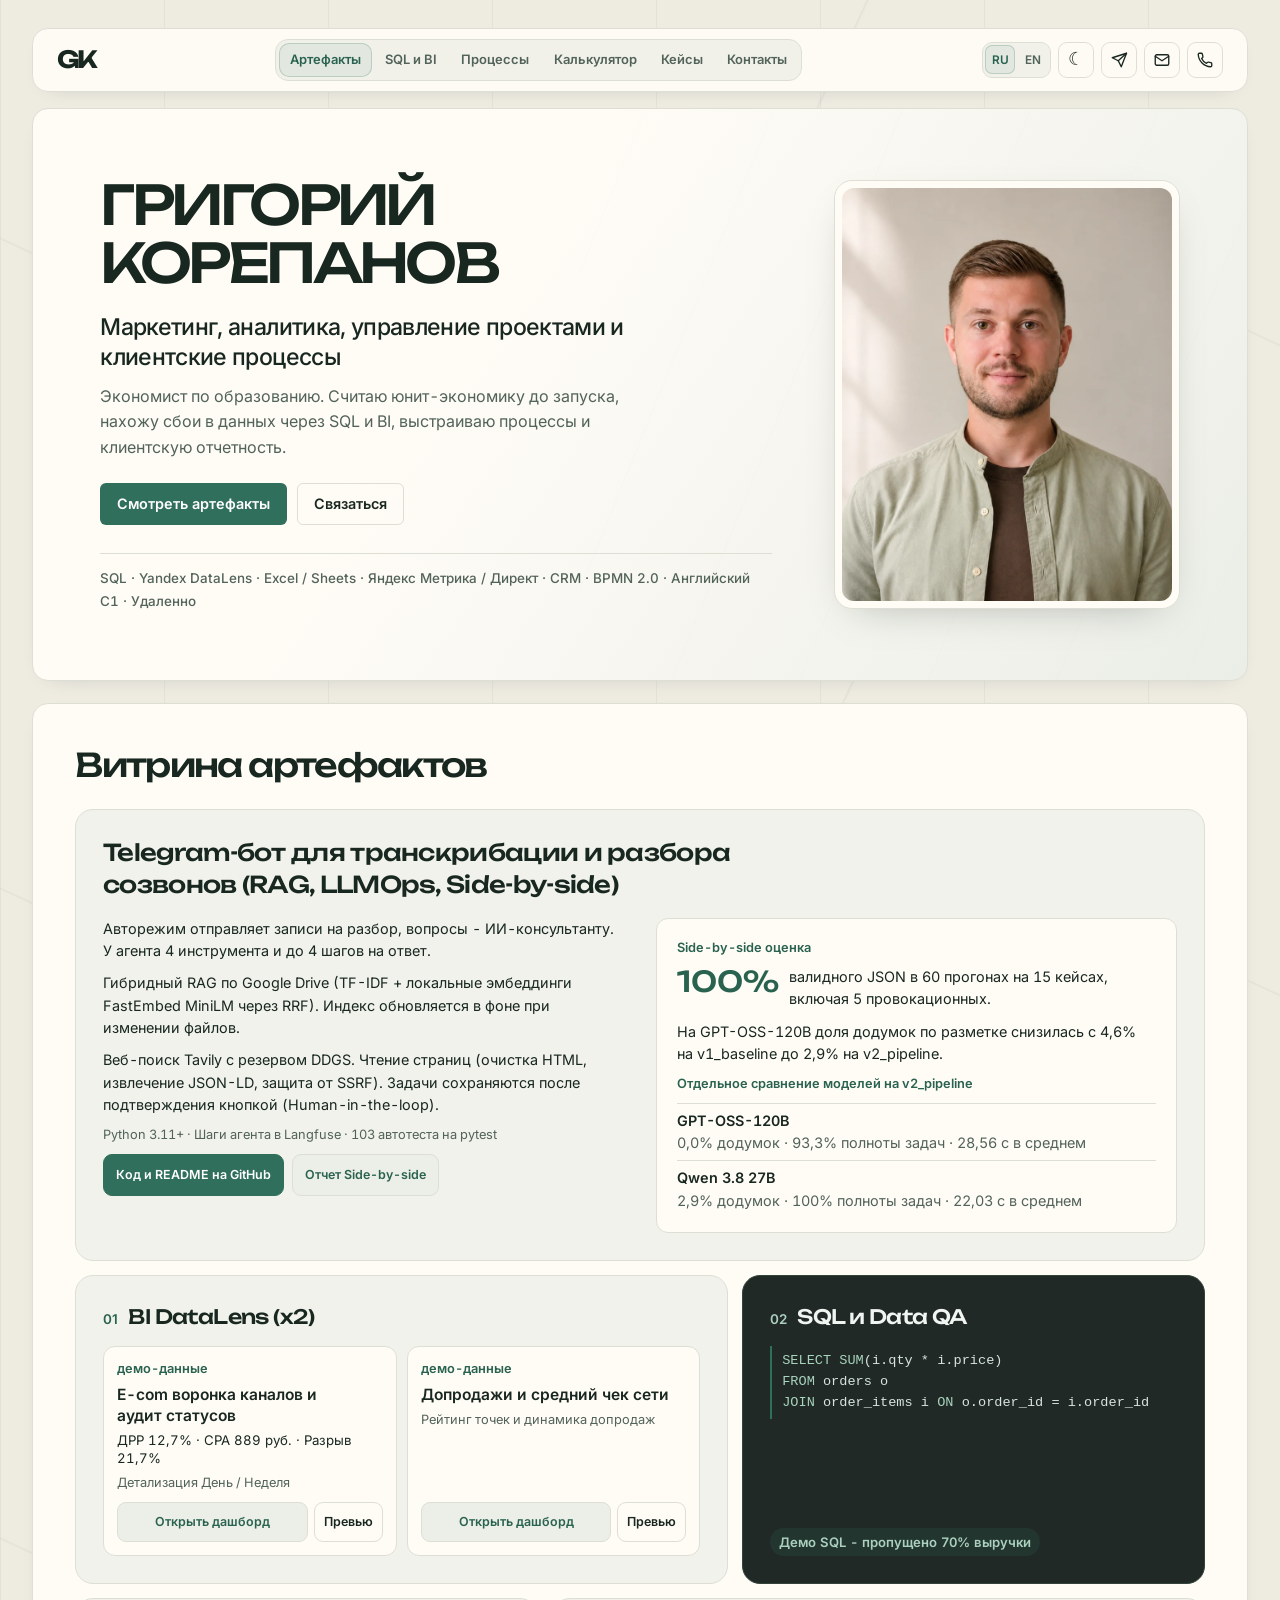
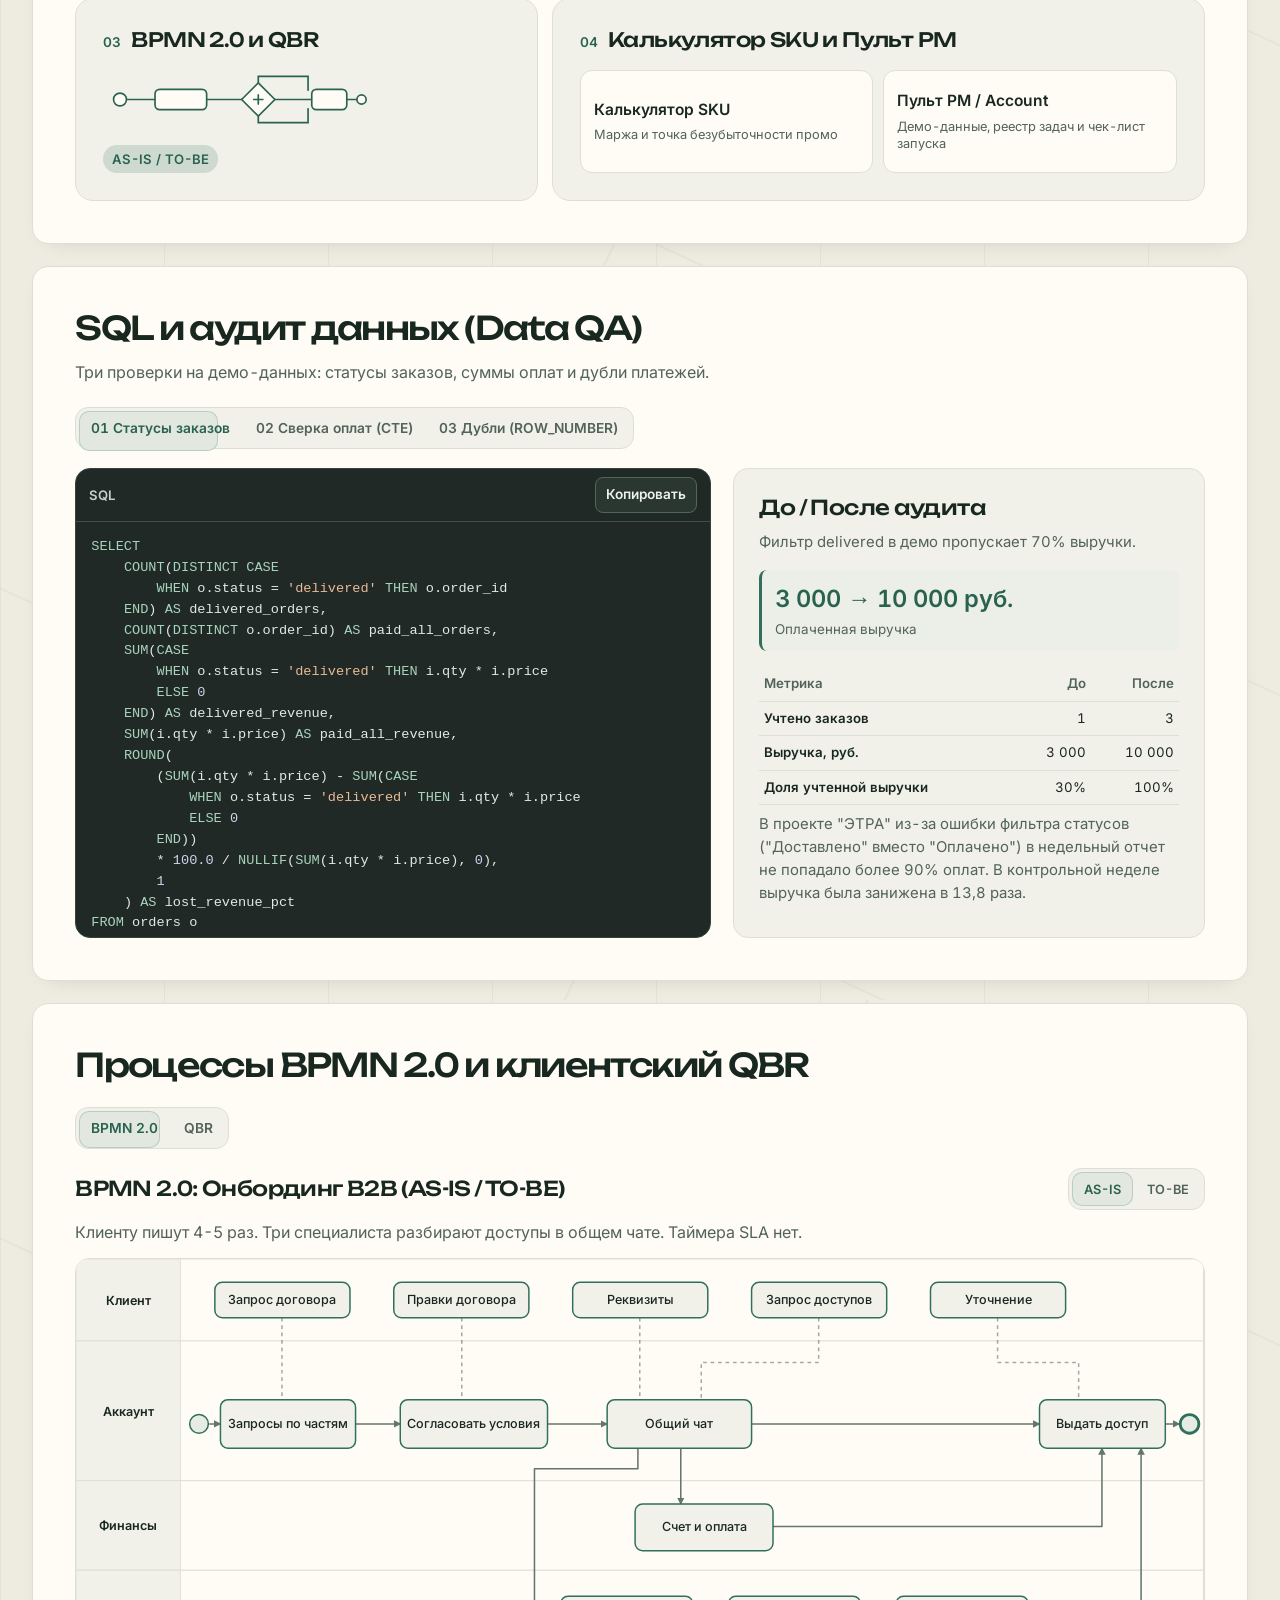
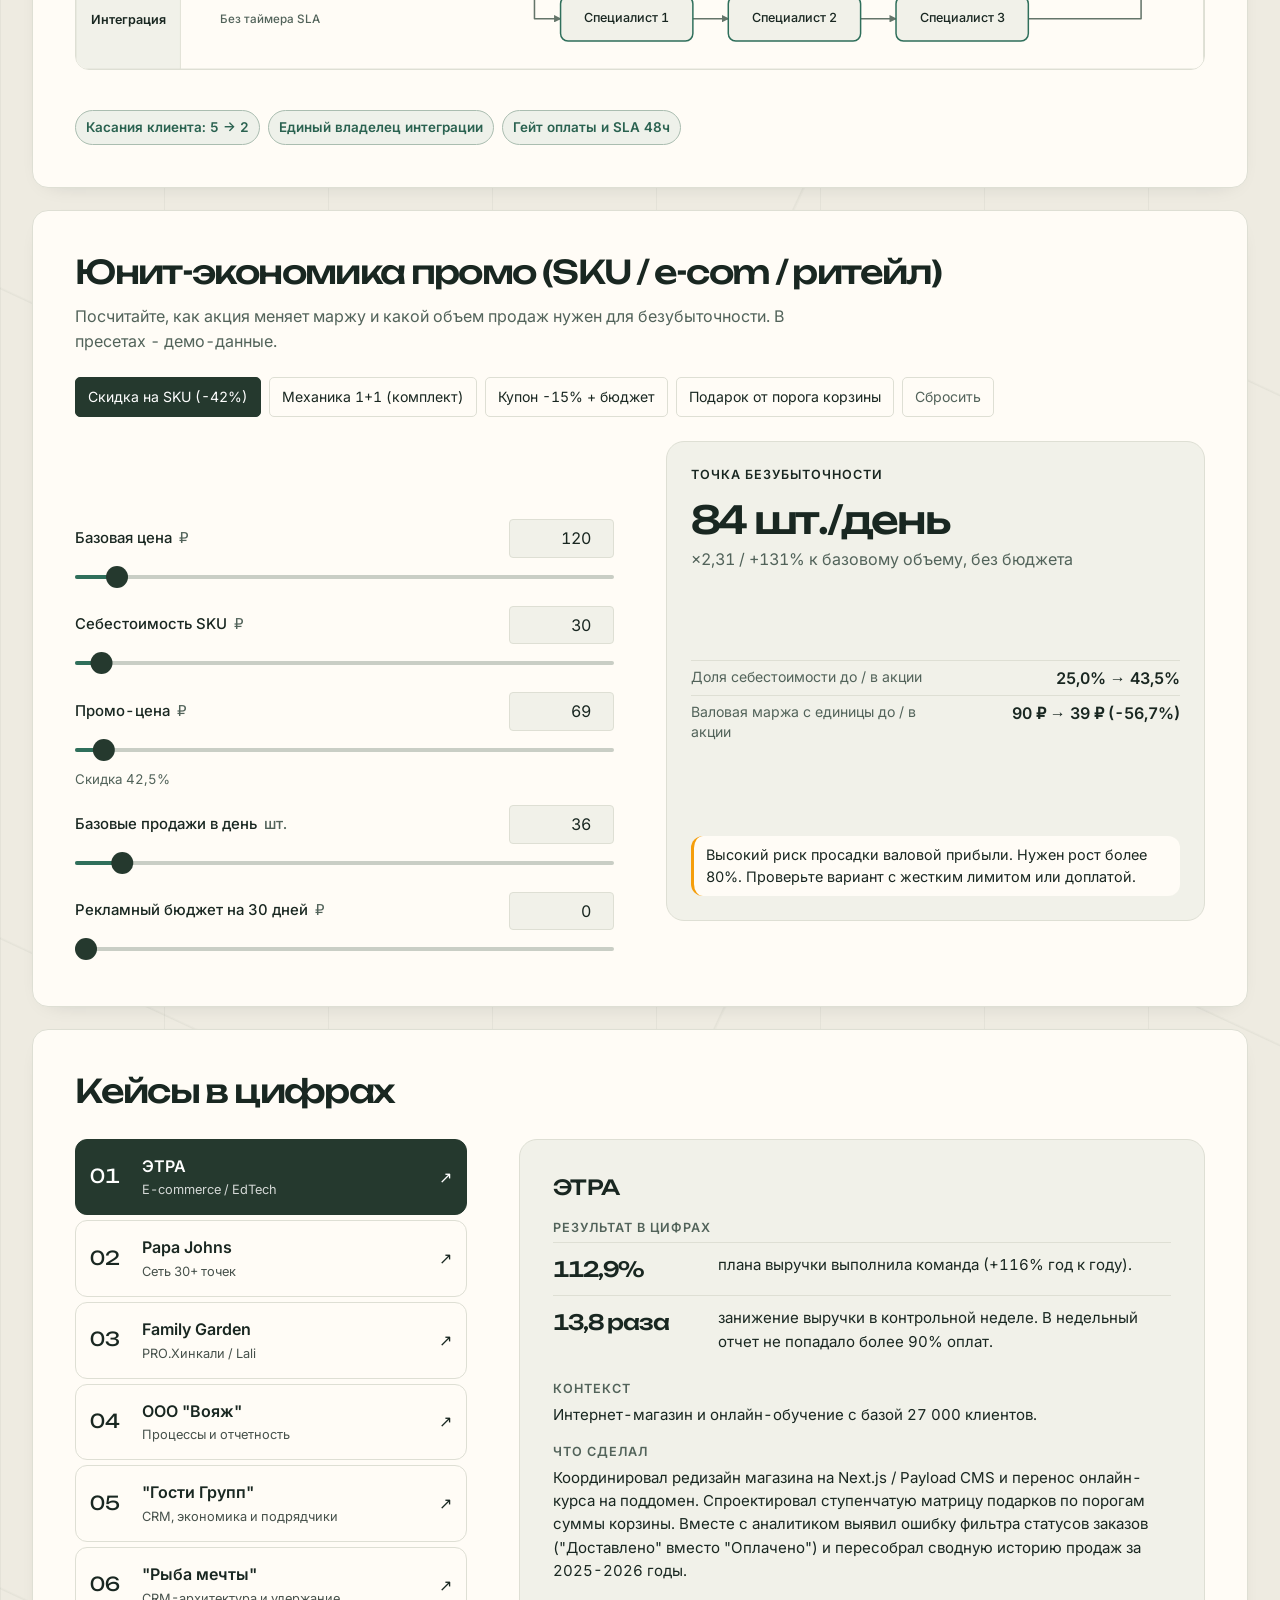
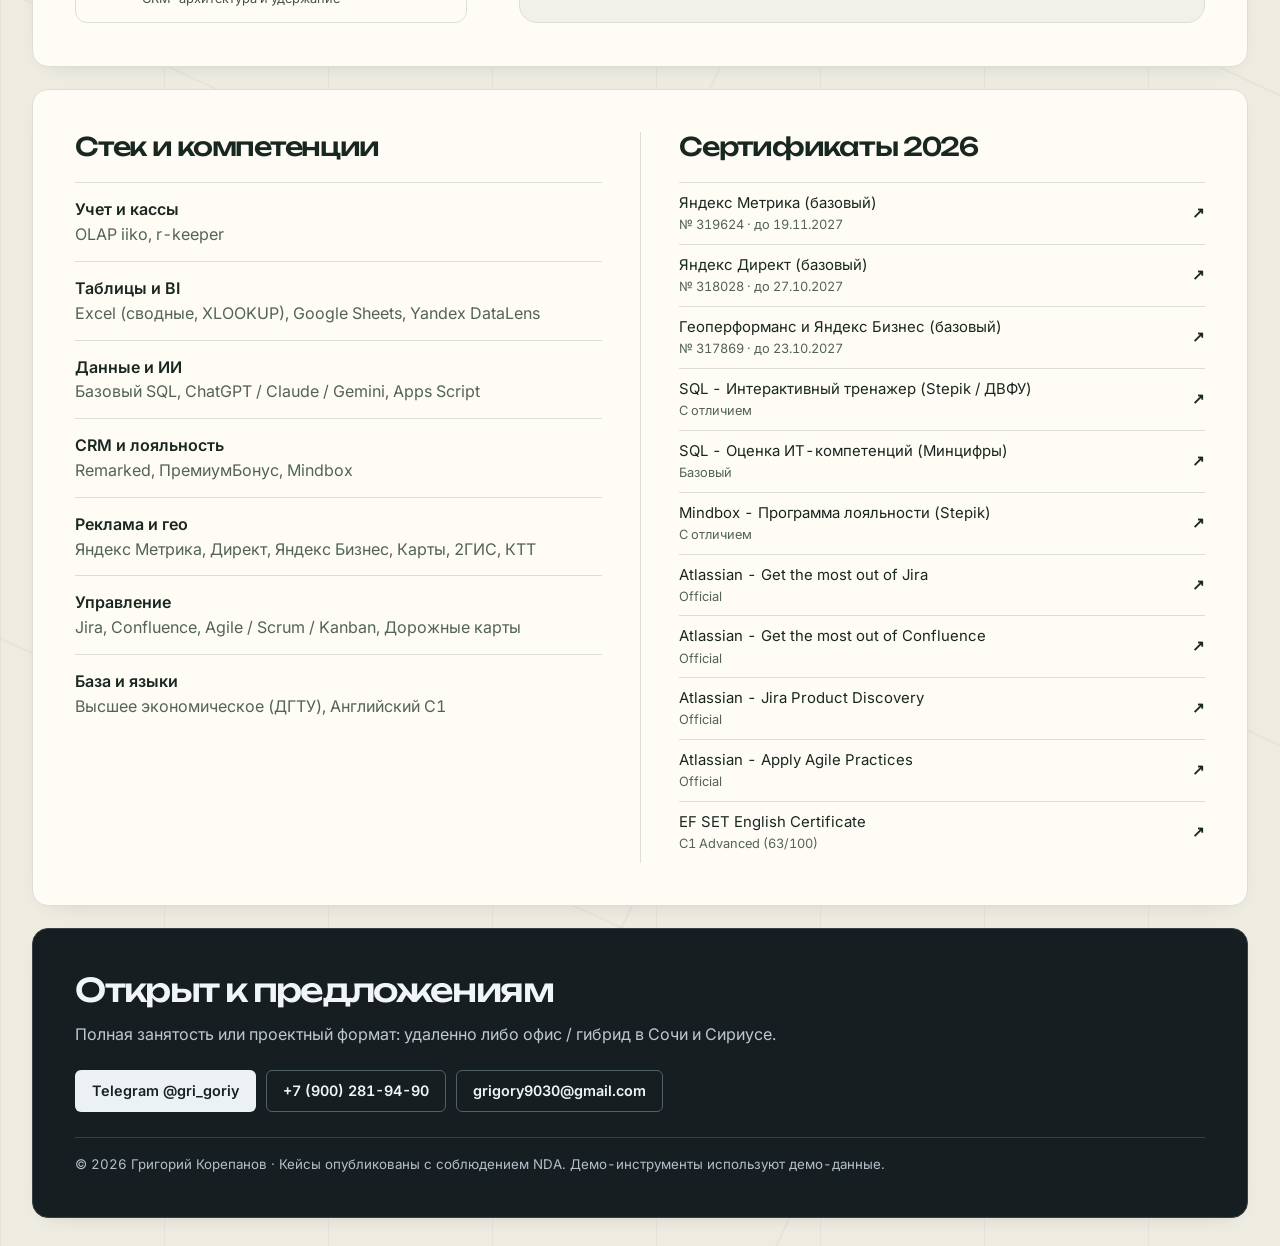
<file: index.html>
<!doctype html>
<html lang="ru">
<head>
  <meta charset="utf-8">
  <meta name="viewport" content="width=device-width, initial-scale=1">
  <meta name="color-scheme" content="light dark">
  <link rel="preload" as="image" href="assets/img/photo.webp" type="image/webp" fetchpriority="high">
  <title data-i18n="pageTitle">Григорий Корепанов - бизнес-аналитика и управление проектами</title>
  <meta name="description" data-i18n-content="pageDescription" content="Портфолио с двумя дашбордами Yandex DataLens, SQL-аудитом данных, онбордингом B2B, клиентским QBR, калькулятором SKU и пультом запусков.">
  <link rel="icon" type="image/svg+xml" href="assets/img/favicon.svg">
  <meta property="og:type" content="website">
  <meta property="og:locale" data-i18n-content="ogLocale" content="ru_RU">
  <meta property="og:url" content="https://grigory9030.github.io/">
  <meta property="og:title" data-i18n-content="pageTitle" content="Григорий Корепанов - бизнес-аналитика и управление проектами">
  <meta property="og:description" data-i18n-content="pageDescription" content="Портфолио с двумя дашбордами Yandex DataLens, SQL-аудитом данных, онбордингом B2B, клиентским QBR, калькулятором SKU и пультом запусков.">
  <meta property="og:image" content="https://grigory9030.github.io/assets/img/og-preview.png">
  <meta property="og:image:type" content="image/png">
  <meta property="og:image:width" content="1200">
  <meta property="og:image:height" content="630">
  <meta property="og:image:alt" data-i18n-content="ogAlt" content="Григорий Корепанов, бизнес-аналитика и управление проектами">
  <meta name="twitter:card" content="summary_large_image">
  <meta name="twitter:title" data-i18n-content="pageTitle" content="Григорий Корепанов - бизнес-аналитика и управление проектами">
  <meta name="twitter:description" data-i18n-content="pageDescription" content="Портфолио с двумя дашбордами Yandex DataLens, SQL-аудитом данных, онбордингом B2B, клиентским QBR, калькулятором SKU и пультом запусков.">
  <meta name="twitter:image" content="https://grigory9030.github.io/assets/img/og-preview.png">
  <script src="theme.js?v=2"></script>
  <link rel="stylesheet" href="styles.css?v=7">
  <script src="motion.js" defer></script>
  <script src="i18n.js?v=7" defer></script>
  <script src="diagrams.js?v=1" defer></script>
  <script src="app.js?v=4" defer></script>
</head>
<body>
<svg class="jelly-filter" width="0" height="0" aria-hidden="true">
  <filter id="jelly-goo" x="-35%" y="-25%" width="170%" height="150%">
    <feGaussianBlur in="SourceGraphic" stdDeviation="8" result="blur"/>
    <feColorMatrix in="blur" type="matrix" values="1 0 0 0 0  0 1 0 0 0  0 0 1 0 0  0 0 0 22 -10" result="goo"/>
    <feComposite in="SourceGraphic" in2="goo" operator="atop"/>
  </filter>
</svg>
<a class="skip" href="#tools" data-i18n="skip">К артефактам</a>
<div class="page portfolio">
  <header class="panel site-header">
    <a class="monogram" href="#top" aria-label="Григорий Корепанов, начало страницы" data-i18n-label="homeLabel">GK</a>
    <nav id="main-nav" class="pill-group site-nav" data-pill aria-label="Разделы портфолио" data-i18n-label="navLabel">
      <a class="pill-option" href="#tools" aria-current="location" data-i18n="navArtifacts">Артефакты</a>
      <a class="pill-option" href="#sql" data-i18n="navSql">SQL и BI</a>
      <a class="pill-option" href="#processes" data-i18n="navProcesses">Процессы</a>
      <a class="pill-option" href="#calculator" data-i18n="navCalculator">Калькулятор</a>
      <a class="pill-option" href="#cases" data-i18n="navCases">Кейсы</a>
      <a class="pill-option" href="#contacts" data-i18n="navContacts">Контакты</a>
    </nav>
    <div class="header-actions">
      <button class="menu-toggle" type="button" aria-controls="main-nav" aria-expanded="false" aria-label="Меню" data-i18n-label="menu"><svg width="19" height="19" viewBox="0 0 24 24" fill="none" stroke="currentColor" stroke-width="1.6" stroke-linecap="round" aria-hidden="true"><path d="M4 7h16M4 12h16M4 17h16"/></svg></button>
      <div class="pill-group language-switch" data-pill role="group" aria-label="Язык страницы" data-i18n-label="languageLabel">
        <button type="button" class="pill-option" lang="ru" data-lang="ru" aria-pressed="true">RU</button>
        <button type="button" class="pill-option" lang="en" data-lang="en" aria-pressed="false">EN</button>
      </div>
      <button class="theme-toggle" type="button" aria-label="Темная тема" aria-pressed="false" title="Переключить тему" data-i18n-label="darkTheme" data-i18n-title="themeTitle"><span aria-hidden="true">☀</span><span aria-hidden="true">☾</span></button>
      <div class="contact-shortcuts" role="group" aria-label="Быстрая связь" data-i18n-label="quickContactLabel">
        <a class="contact-shortcut" href="https://t.me/gri_goriy" target="_blank" rel="noopener noreferrer"
          aria-label="Написать в Telegram" title="Написать в Telegram" data-i18n-label="contactTelegram" data-i18n-title="contactTelegram" data-contact-hint="@gri_goriy">
          <svg width="18" height="18" viewBox="0 0 24 24" fill="none" stroke="currentColor" stroke-width="1.8" stroke-linecap="round" stroke-linejoin="round" aria-hidden="true" focusable="false">
            <path d="m22 3-7 18-4-8-8-4L22 3Z"/><path d="M11 13 22 3"/>
          </svg>
        </a>
        <a class="contact-shortcut" href="mailto:grigory9030@gmail.com"
          aria-label="Написать на почту" title="Написать на почту" data-i18n-label="contactEmail" data-i18n-title="contactEmail" data-contact-hint="grigory9030@gmail.com">
          <svg width="18" height="18" viewBox="0 0 24 24" fill="none" stroke="currentColor" stroke-width="1.8" stroke-linecap="round" stroke-linejoin="round" aria-hidden="true" focusable="false">
            <rect x="3" y="5" width="18" height="14" rx="2"/><path d="m3 7 9 6 9-6"/>
          </svg>
        </a>
        <a class="contact-shortcut" href="tel:+79002819490"
          aria-label="Позвонить" title="Позвонить" data-i18n-label="contactPhone" data-i18n-title="contactPhone" data-contact-hint="+7 (900) 281-94-90">
          <svg width="18" height="18" viewBox="0 0 24 24" fill="none" stroke="currentColor" stroke-width="1.8" stroke-linecap="round" stroke-linejoin="round" aria-hidden="true" focusable="false">
            <path d="M7 3H4.5A1.5 1.5 0 0 0 3 4.6 17.4 17.4 0 0 0 19.4 21a1.5 1.5 0 0 0 1.6-1.5V17a1.5 1.5 0 0 0-1.2-1.5l-3.2-.7a1.5 1.5 0 0 0-1.5.5l-1.2 1.2a13 13 0 0 1-6.4-6.4l1.2-1.2a1.5 1.5 0 0 0 .5-1.5l-.7-3.2A1.5 1.5 0 0 0 7 3Z"/>
          </svg>
        </a>
      </div>
    </div>
  </header>
  <main class="portfolio-content">
    <section class="panel hero" aria-labelledby="name" id="top">
      <div class="hero-body">
        <div class="hero-copy">
          <h1 id="name" tabindex="-1"><span data-i18n="firstName">ГРИГОРИЙ</span><br>
            <span data-i18n="lastName">КОРЕПАНОВ</span></h1>
          <p class="position" data-i18n="position">Маркетинг, аналитика, управление проектами и клиентские процессы</p>
          <p class="intro" data-i18n="intro">Экономист по образованию. Считаю юнит-экономику до запуска, нахожу сбои в данных через SQL и BI, выстраиваю процессы и клиентскую отчетность.</p>
          <div class="buttons"><a class="btn bright" href="#tools" data-i18n="openArtifacts">Смотреть артефакты</a><a class="btn outline" href="#contacts" data-i18n="getInTouch">Связаться</a></div>
          <p class="facts" data-i18n="heroStack">SQL · Yandex DataLens · Excel / Sheets · Яндекс Метрика / Директ · CRM · BPMN 2.0 · Английский C1 · Удаленно</p>
        </div>
        <div class="portrait-frame">
          <picture>
            <source srcset="assets/img/photo.webp" type="image/webp">
            <img class="portrait" src="assets/img/photo.jpg" width="800" height="1067" loading="eager" fetchpriority="high" decoding="async" alt="Григорий Корепанов" data-i18n-alt="name">
          </picture>
        </div>
      </div>
    </section>

    <section class="panel pad" id="tools" aria-labelledby="tools-title">
      <h2 id="tools-title" data-i18n="artifactsTitle">Витрина артефактов</h2>
      <div class="bento-grid">
        <article class="bento-card meeting-card" id="meeting-assistant" aria-labelledby="meeting-assistant-title">
          <h3 id="meeting-assistant-title" data-i18n="meetingTitle">Telegram-бот для транскрибации и разбора созвонов (RAG, LLMOps, Side-by-side)</h3>
          <div class="meeting-grid">
            <div class="meeting-overview">
              <p data-i18n="meetingWorkflow">Авторежим отправляет записи на разбор, вопросы - ИИ-консультанту. У агента 4 инструмента и до 4 шагов на ответ.</p>
              <p data-i18n="meetingRag">Гибридный RAG по Google Drive (TF-IDF + локальные эмбеддинги FastEmbed MiniLM через RRF). Индекс обновляется в фоне при изменении файлов.</p>
              <p data-i18n="meetingOps">Веб-поиск Tavily с резервом DDGS. Чтение страниц (очистка HTML, извлечение JSON-LD, защита от SSRF). Задачи сохраняются после подтверждения кнопкой (Human-in-the-loop).</p>
              <p class="artifact-detail" data-i18n="meetingStack">Python 3.11+ · Шаги агента в Langfuse · 103 автотеста на pytest</p>
              <div class="meeting-actions">
                <a class="bi-action" href="https://github.com/Grigory9030/meeting-assistant-bot" target="_blank" rel="noopener" data-i18n="meetingCode">Код и README на GitHub</a>
                <a class="bi-action" href="https://github.com/Grigory9030/meeting-assistant-bot/blob/main/eval/results.md" target="_blank" rel="noopener" data-i18n="meetingReport">Отчет Side-by-side</a>
              </div>
            </div>
            <section class="meeting-results" aria-labelledby="meeting-eval-title">
              <h4 class="artifact-kind" id="meeting-eval-title" data-i18n="meetingEvalTitle">Side-by-side оценка</h4>
              <p class="meeting-stat"><strong>100%</strong> <span data-i18n="meetingRuns">валидного JSON в 60 прогонах на 15 кейсах, включая 5 провокационных.</span></p>
              <p data-i18n="meetingPrompts">На GPT-OSS-120B доля додумок по разметке снизилась с 4,6% на v1_baseline до 2,9% на v2_pipeline.</p>
              <p class="artifact-kind" data-i18n="meetingModels">Отдельное сравнение моделей на v2_pipeline</p>
              <dl class="meeting-models">
                <div><dt>GPT-OSS-120B</dt><dd data-i18n="meetingGptScore">0,0% додумок · 93,3% полноты задач · 28,56 с в среднем</dd></div>
                <div><dt>Qwen 3.8 27B</dt><dd data-i18n="meetingQwenScore">2,9% додумок · 100% полноты задач · 22,03 с в среднем</dd></div>
              </dl>
            </section>
          </div>
        </article>
        <article class="bento-card bento-bi">
          <h3><span class="bento-index">01</span> BI DataLens (x2)</h3>
          <div class="bi-cards">
            <article class="bi-card">
              <span class="artifact-kind" data-i18n="demoData">демо-данные</span>
              <h4 data-i18n="funnelName">E-com воронка каналов и аудит статусов</h4>
              <span class="bi-metrics" data-i18n="funnelMetrics">ДРР 12,7% · CPA 889 руб. · Разрыв 21,7%</span>
              <span class="artifact-detail" data-i18n="funnelPeriod">Детализация День / Неделя</span>
              <div class="bi-actions">
                <a class="bi-action" href="https://datalens.ru/ydxwelwaeq0ih-e-com-analitika-voronka-kanalov-i-audit-statusov-zakaz" target="_blank" rel="noopener" data-i18n="openDashboard">Открыть дашборд</a>
                <button class="bi-action" type="button" aria-haspopup="dialog" aria-controls="lightbox" data-preview="assets/datalens-ecom.png" data-i18n="previewDashboard">Превью</button>
              </div>
            </article>
            <article class="bi-card">
              <span class="artifact-kind" data-i18n="demoData">демо-данные</span>
              <h4 data-i18n="upsellName">Допродажи и средний чек сети</h4>
              <span class="artifact-detail" data-i18n="upsellDetail">Рейтинг точек и динамика допродаж</span>
              <div class="bi-actions">
                <a class="bi-action" href="https://datalens.yandex/4i9kp7n8df4an?_share_link=public" target="_blank" rel="noopener" data-i18n="openDashboard">Открыть дашборд</a>
                <button class="bi-action" type="button" aria-haspopup="dialog" aria-controls="lightbox" data-preview="assets/img/datalens-preview.png" data-preview-webp="assets/img/datalens-preview.webp" data-i18n="previewDashboard">Превью</button>
              </div>
            </article>
          </div>
        </article>
        <a class="bento-card bento-sql" href="#sql">
          <h3><span class="bento-index">02</span> <span data-i18n="bentoSql">SQL и Data QA</span></h3>
          <pre class="mini-sql" aria-hidden="true"><code data-sql>SELECT SUM(i.qty * i.price)
FROM orders o
JOIN order_items i ON o.order_id = i.order_id</code></pre>
          <span class="bento-badge" data-i18n="bentoGap">Демо SQL - пропущено 70% выручки</span>
        </a>
        <a class="bento-card bento-processes" href="#processes">
          <h3><span class="bento-index">03</span> <span data-i18n="bentoProcesses">BPMN 2.0 и QBR</span></h3>
          <svg class="mini-process" viewBox="0 0 280 64" aria-hidden="true">
            <path d="M20 32h30m56 0h40m34 0h40m38 0h12M162 14V7h54v15m-54 28v7h54V42"/>
            <circle cx="12" cy="32" r="7"/><rect x="50" y="21" width="56" height="22" rx="5"/>
            <path class="mini-gateway" d="m162 14 18 18-18 18-18-18z"/><path d="M157 32h10m-5-5v10"/>
            <rect x="220" y="21" width="38" height="22" rx="5"/><circle cx="274" cy="32" r="5"/>
          </svg>
          <span class="bento-badge">AS-IS / TO-BE</span>
        </a>
        <article class="bento-card bento-tools">
          <h3><span class="bento-index">04</span> <span data-i18n="bentoTools">Калькулятор SKU и Пульт PM</span></h3>
          <div class="tool-shortcuts">
            <a class="artifact-link" href="#calculator"><strong data-i18n="skuLink">Калькулятор SKU</strong><span class="artifact-detail" data-i18n="skuDetail">Маржа и точка безубыточности промо</span></a>
            <a class="artifact-link" data-theme-link href="./tracker.html"><strong data-i18n="trackerLink">Пульт PM / Account</strong><span class="artifact-detail" data-i18n="trackerDetail">Демо-данные, реестр задач и чек-лист запуска</span></a>
          </div>
        </article>
      </div>
    </section>

    <section class="panel pad" id="sql" aria-labelledby="sql-title">
      <h2 id="sql-title" data-i18n="sqlTitle">SQL и аудит данных (Data QA)</h2>
      <p class="lead" data-i18n="sqlIntro">Три проверки на демо-данных: статусы заказов, суммы оплат и дубли платежей.</p>
      <div class="pill-group module-tabs" role="tablist" aria-label="SQL-запросы" data-i18n-label="sqlTabs" data-pill>
        <button type="button" class="pill-option" role="tab" id="sql-tab-status" aria-controls="sql-status" aria-selected="true" data-i18n="tabStatus">01 Статусы заказов</button>
        <button type="button" class="pill-option" role="tab" id="sql-tab-payments" aria-controls="sql-payments" aria-selected="false" tabindex="-1" data-i18n="tabPayments">02 Сверка оплат (CTE)</button>
        <button type="button" class="pill-option" role="tab" id="sql-tab-duplicates" aria-controls="sql-duplicates" aria-selected="false" tabindex="-1" data-i18n="tabDuplicates">03 Дубли (ROW_NUMBER)</button>
      </div>
      <div class="audit-panels">
        <div class="audit-panel" id="sql-status" role="tabpanel" aria-labelledby="sql-tab-status">
          <div class="code-card">
            <div class="code-head"><span>SQL</span><button class="copy-query" type="button" data-copy-sql data-i18n="copy">Копировать</button></div>
            <pre class="sql-pre" tabindex="0" aria-label="SQL-запрос" data-i18n-label="sqlQuery"><code data-sql>SELECT
    COUNT(DISTINCT CASE
        WHEN o.status = 'delivered' THEN o.order_id
    END) AS delivered_orders,
    COUNT(DISTINCT o.order_id) AS paid_all_orders,
    SUM(CASE
        WHEN o.status = 'delivered' THEN i.qty * i.price
        ELSE 0
    END) AS delivered_revenue,
    SUM(i.qty * i.price) AS paid_all_revenue,
    ROUND(
        (SUM(i.qty * i.price) - SUM(CASE
            WHEN o.status = 'delivered' THEN i.qty * i.price
            ELSE 0
        END))
        * 100.0 / NULLIF(SUM(i.qty * i.price), 0),
        1
    ) AS lost_revenue_pct
FROM orders o
JOIN order_items i ON o.order_id = i.order_id
WHERE o.order_date &gt;= '2026-11-01'
  AND o.order_date &lt; '2026-12-01'
  AND o.status &lt;&gt; 'cancelled';</code></pre>
          </div>
          <article class="audit-result">
            <h3 data-i18n="beforeAfter">До / После аудита</h3>
            <p data-i18n="statusDesc">Фильтр delivered в демо пропускает 70% выручки.</p>
            <div class="audit-highlight"><strong data-i18n="statusHighlight">3 000 → 10 000 руб.</strong><span data-i18n="paidRevenue">Оплаченная выручка</span></div>
            <div class="audit-table-wrap"><table>
              <thead><tr><th scope="col" data-i18n="metric">Метрика</th><th scope="col" data-i18n="before">До</th><th scope="col" data-i18n="after">После</th></tr></thead>
              <tbody>
                <tr><th scope="row" data-i18n="countedOrders">Учтено заказов</th><td>1</td><td>3</td></tr>
                <tr><th scope="row" data-i18n="revenueRub">Выручка, руб.</th><td>3 000</td><td>10 000</td></tr>
                <tr><th scope="row" data-i18n="coverage">Доля учтенной выручки</th><td>30%</td><td>100%</td></tr>
              </tbody>
            </table></div>
            <p data-i18n="statusCase">В проекте "ЭТРА" из-за ошибки фильтра статусов ("Доставлено" вместо "Оплачено") в недельный отчет не попадало более 90% оплат. В контрольной неделе выручка была занижена в 13,8 раза.</p>
          </article>
        </div>
        <div class="audit-panel" id="sql-payments" role="tabpanel" aria-labelledby="sql-tab-payments" hidden>
          <div class="code-card">
            <div class="code-head"><span>SQL</span><button class="copy-query" type="button" data-copy-sql data-i18n="copy">Копировать</button></div>
            <pre class="sql-pre" tabindex="0" aria-label="SQL-запрос" data-i18n-label="sqlQuery"><code data-sql>WITH items_agg AS (
    SELECT order_id, SUM(qty * price) AS items_sum
    FROM order_items
    GROUP BY order_id
),
payments_agg AS (
    SELECT order_id, SUM(paid_amount) AS paid_sum
    FROM order_payments
    GROUP BY order_id
)
SELECT
    o.order_id,
    o.status,
    i.items_sum,
    COALESCE(p.paid_sum, 0) AS paid_sum,
    COALESCE(p.paid_sum, 0) - i.items_sum AS diff_rub
FROM orders o
JOIN items_agg i ON o.order_id = i.order_id
LEFT JOIN payments_agg p ON o.order_id = p.order_id
WHERE o.order_date &gt;= '2026-11-01'
  AND o.order_date &lt; '2026-12-01'
  AND o.status &lt;&gt; 'cancelled'
  AND COALESCE(p.paid_sum, 0) &lt;&gt; i.items_sum;</code></pre>
          </div>
          <article class="audit-result">
            <h3 data-i18n="beforeAfter">До / После аудита</h3>
            <p data-i18n="paymentsDesc">При прямом JOIN позиции и платежи размножают строки. Сначала суммируем каждую таблицу по заказу, затем сверяем итоги. LEFT JOIN сохраняет заказы без оплаты.</p>
            <div class="audit-highlight"><strong data-i18n="paymentsHighlight">6 000 -&gt; 3 000 руб.</strong><span data-i18n="paymentsLabel">Сумма заказа 101 до и после CTE (убран fan-out)</span></div>
            <div class="audit-table-wrap"><table>
              <thead><tr><th scope="col" data-i18n="order">Заказ</th><th scope="col" data-i18n="itemsRub">Позиций, руб.</th><th scope="col" data-i18n="paidRub">Оплат, руб.</th><th scope="col" data-i18n="diffRub">Разница, руб.</th></tr></thead>
              <tbody>
                <tr><th scope="row">102</th><td>4 000</td><td>3 500</td><td class="audit-difference">-500</td></tr>
                <tr><th scope="row">103</th><td>3 000</td><td>0</td><td class="audit-difference">-3 000</td></tr>
              </tbody>
            </table></div>
          </article>
        </div>
        <div class="audit-panel" id="sql-duplicates" role="tabpanel" aria-labelledby="sql-tab-duplicates" hidden>
          <div class="code-card">
            <div class="code-head"><span>SQL</span><button class="copy-query" type="button" data-copy-sql data-i18n="copy">Копировать</button></div>
            <pre class="sql-pre" tabindex="0" aria-label="SQL-запрос" data-i18n-label="sqlQuery"><code data-sql>WITH dedup_payments AS (
    SELECT
        payment_id,
        order_id,
        paid_amount,
        ROW_NUMBER() OVER (PARTITION BY payment_id ORDER BY paid_at ASC) AS rn
    FROM order_payments
)
SELECT
    o.utm_source,
    COUNT(DISTINCT o.order_id) AS paid_orders,
    SUM(p.paid_amount) AS clean_revenue
FROM orders o
JOIN dedup_payments p ON o.order_id = p.order_id
WHERE p.rn = 1
  AND o.status &lt;&gt; 'cancelled'
GROUP BY o.utm_source
ORDER BY clean_revenue DESC;</code></pre>
          </div>
          <article class="audit-result">
            <h3 data-i18n="beforeAfter">До / После аудита</h3>
            <p data-i18n="duplicatesDesc">Повторный вебхук платежного шлюза завысил выручку Поиска. ROW_NUMBER оставляет первое событие для каждого payment_id.</p>
            <div class="audit-highlight"><strong data-i18n="duplicatesHighlight">5 000 → 3 000 руб.</strong><span>yandex_search</span></div>
            <div class="audit-table-wrap"><table>
              <thead><tr><th scope="col" data-i18n="channel">Канал</th><th scope="col" data-i18n="beforeRub">До, руб.</th><th scope="col" data-i18n="afterRub">После, руб.</th></tr></thead>
              <tbody>
                <tr><th scope="row">yandex_rsya</th><td>3 500</td><td>3 500</td></tr>
                <tr><th scope="row">yandex_search</th><td>5 000</td><td>3 000</td></tr>
              </tbody>
            </table></div>
          </article>
        </div>
      </div>
      <p class="motion-sr" id="copy-status" role="status"></p>
    </section>

    <section class="panel pad" id="processes" aria-labelledby="process-title">
      <h2 id="process-title" data-i18n="processTitle">Процессы BPMN 2.0 и клиентский QBR</h2>
      <div class="pill-group module-tabs" role="tablist" aria-label="Материалы по процессам" data-i18n-label="processTabs" data-pill>
        <button type="button" class="pill-option" role="tab" id="tab-bpmn" aria-controls="bpmn" aria-selected="true">BPMN 2.0</button>
        <button type="button" class="pill-option" role="tab" id="tab-qbr" aria-controls="qbr" aria-selected="false" tabindex="-1">QBR</button>
      </div>
      <div class="process-modes">
        <div id="bpmn" role="tabpanel" aria-labelledby="tab-bpmn">
          <div class="process-head">
            <h3 data-i18n="bpmnTitle">BPMN 2.0: Онбординг B2B (AS-IS / TO-BE)</h3>
            <div class="pill-group model-tabs" role="tablist" aria-label="Модели онбординга" data-i18n-label="modelTabs" data-pill>
              <button type="button" class="pill-option" role="tab" id="tab-as-is" aria-controls="as-is" aria-selected="true">AS-IS</button>
              <button type="button" class="pill-option" role="tab" id="tab-to-be" aria-controls="to-be" aria-selected="false" tabindex="-1">TO-BE</button>
            </div>
          </div>
          <div class="process-models">
            <div id="as-is" role="tabpanel" aria-labelledby="tab-as-is" class="process-panel">
              <p class="lead" data-i18n="asIsDesc">Клиенту пишут 4-5 раз. Три специалиста разбирают доступы в общем чате. Таймера SLA нет.</p>
              <div class="diagram-scroll" role="region" tabindex="0" aria-label="Схема текущего онбординга" data-i18n-label="asIsLabel">
                <svg class="swimlanes" id="as-is-diagram" role="img" aria-labelledby="as-is-svg-title" aria-describedby="as-is-svg-desc" viewBox="0 0 1210 440"></svg>
              </div>
            </div>
            <div id="to-be" role="tabpanel" aria-labelledby="tab-to-be" class="process-panel" hidden>
              <p class="lead" data-i18n="toBeDesc">Договор и intake-анкета уходят одним пакетом. Финансы и интеграция работают параллельно. Доступ выдается после подтверждения оплаты и готовности интеграции.</p>
              <div class="diagram-scroll" role="region" tabindex="0" aria-label="Схема целевого онбординга" data-i18n-label="toBeLabel">
                <svg class="swimlanes" id="to-be-diagram" role="img" aria-labelledby="to-be-svg-title" aria-describedby="to-be-svg-desc" viewBox="0 0 1210 440"></svg>
              </div>
            </div>
          </div>
          <p class="diagram-hint" data-i18n="diagramHint">На узком экране схему можно прокрутить по горизонтали.</p>
          <ul class="process-badges">
            <li data-i18n="touches">Касания клиента: 5 -> 2</li><li data-i18n="singleOwner">Единый владелец интеграции</li><li data-i18n="paymentGate">Гейт оплаты и SLA 48ч</li>
          </ul>
        </div>
        <div id="qbr" role="tabpanel" aria-labelledby="tab-qbr" hidden>
          <h3 class="qbr-title" data-i18n="qbrTitle">Шаблон клиентского QBR-отчета</h3>
          <p class="lead" data-i18n="qbrIntro">Пример структуры квартальной встречи. Показатели и сценарии ниже - демо-данные.</p>
          <div class="qbr-grid">
            <article class="qbr-card">
              <h4><span class="bento-index">01</span> <span data-i18n="qbrKpi">Итоги квартала (KPI План/Факт)</span></h4>
              <dl class="qbr-measures">
                <div><dt data-i18n="qbrRevenue">Выручка</dt><dd data-i18n="qbrRevenueValue">100% / 96% плана</dd></div>
                <div><dt data-i18n="qbrChannels">Динамика каналов</dt><dd data-i18n="qbrChannelValue">CRM +12% к прошлому кварталу</dd></div>
                <div><dt data-i18n="qbrBasket">Средний чек</dt><dd data-i18n="qbrBasketValue">+3% / +4% к прошлому кварталу</dd></div>
              </dl>
              <p class="qbr-decision"><span data-i18n="qbrVerdictLine1">Выручка ниже плана на 4%.</span><br><span data-i18n="qbrVerdictLine2">Пересмотреть вклад платных каналов.</span></p>
            </article>
            <article class="qbr-card">
              <h4><span class="bento-index">02</span> <span data-i18n="qbrTests">Разбор гипотез</span></h4>
              <dl class="qbr-measures">
                <div><dt data-i18n="qbrMechanic">Механика</dt><dd data-i18n="qbrMechanicValue">Подарок от порога корзины</dd></div>
                <div><dt data-i18n="qbrSample">Выборка</dt><dd data-i18n="qbrSampleValue">500 заказов на вариант</dd></div>
                <div><dt data-i18n="qbrMargin">Маржа на заказ</dt><dd>+4%</dd></div>
              </dl>
              <p class="qbr-decision" data-i18n="qbrDecision">Решение: масштабировать на следующий сегмент.</p>
            </article>
            <article class="qbr-card">
              <h4><span class="bento-index">03</span> <span data-i18n="qbrQa">Data QA и риски</span></h4>
              <dl class="qbr-measures">
                <div><dt data-i18n="qbrClosed">Закрыто</dt><dd data-i18n="qbrClosedValue">Устранены дубли платежных событий.</dd></div>
                <div><dt data-i18n="qbrBlocker">Блокер клиента</dt><dd data-i18n="qbrBlockerValue">Ожидаем доступ к выгрузке доставок для сверки статусов.</dd></div>
              </dl>
            </article>
            <article class="qbr-card">
              <h4><span class="bento-index">04</span> <span data-i18n="qbrPlan">План на Q+1</span></h4>
              <ul class="qbr-plan">
                <li data-i18n="qbrPlan1">Сверить доставки · высокое влияние · неделя 1 · клиент и аналитик</li>
                <li data-i18n="qbrPlan2">Проверить бюджет каналов · высокое · неделя 2 · маркетинг</li>
                <li data-i18n="qbrPlan3">Запустить подарок на новом сегменте · среднее · неделя 3 · PM и CRM</li>
                <li data-i18n="qbrPlan4">Настроить контроль дублей · среднее · неделя 4 · интеграция</li>
              </ul>
            </article>
          </div>
        </div>
      </div>
    </section>

  <section class="panel pad" id="calculator" aria-labelledby="calc-title">
    <h2 id="calc-title" data-i18n="calcTitle">Юнит-экономика промо (SKU / e-com / ритейл)</h2>
    <p class="lead" data-i18n="calcIntro">Посчитайте, как акция меняет маржу и какой объем продаж нужен для безубыточности. В пресетах - демо-данные.</p>
    <div class="presets" aria-label="Пресеты калькулятора" data-i18n-label="presets">
      <button type="button" data-preset="dish" data-i18n="discountPreset">Скидка на SKU (-42%)</button>
      <button type="button" data-preset="set" data-i18n="bundlePreset">Механика 1+1 (комплект)</button>
      <button type="button" data-preset="coupon" data-i18n="couponPreset">Купон -15% + бюджет</button>
      <button type="button" data-preset="gift" data-i18n="giftPreset">Подарок от порога корзины</button>
      <button type="button" id="reset-calc" data-i18n="reset">Сбросить</button>
    </div>
    <div class="calc-layout">
      <form id="calc-form">
        <div class="calc-notes">
          <p class="calc-note" id="unit-note" data-i18n="bundleNote" hidden>В механике 1+1 цена, себестоимость и объем указаны для целого комплекта.</p>
          <p class="calc-note" id="gift-note" data-i18n="giftNote" hidden>Порог используется как расчетная сумма корзины в акции. Доля себестоимости остается прежней. В каждую корзину от порога включен один подарок по себестоимости.</p>
        </div>
        <div class="control">
          <label for="base"><span id="base-label" data-i18n="basePrice">Базовая цена</span> <span class="unit">₽</span></label>
          <input id="base" type="number" min="0.01" max="1000000000" step="0.01" value="120" inputmode="decimal" required>
          <input type="range" data-field="base" aria-label="Базовая цена, ползунок" min="0.01" max="2000" step="0.01" value="120">
        </div>
        <div class="control">
          <label for="cost"><span id="cost-label" data-i18n="skuCost">Себестоимость SKU</span> <span class="unit">₽</span></label>
          <input id="cost" type="number" min="0" max="1000000000" step="0.01" value="30" inputmode="decimal" required>
          <input type="range" data-field="cost" aria-label="Себестоимость SKU, ползунок" min="0" max="1000" step="0.01" value="30">
        </div>
        <div class="control">
          <label for="promo"><span id="promo-label" data-i18n="promoPrice">Промо-цена</span> <span class="unit">₽</span></label>
          <input id="promo" type="number" min="0" max="1000000000" step="0.01" value="69" inputmode="decimal" required>
          <input type="range" data-field="promo" aria-label="Промо-цена, ползунок" min="0" max="2000" step="0.01" value="69">
          <small id="discount-label"></small>
        </div>
        <div class="control" id="gift-control" hidden>
          <label for="gift"><span id="gift-label" data-i18n="giftCost">Себестоимость подарка</span> <span class="unit">₽</span></label>
          <input id="gift" type="number" min="0" max="1000000000" step="0.01" value="0" inputmode="decimal" required disabled>
          <input type="range" data-field="gift" aria-label="Себестоимость подарка, ползунок" min="0" max="1000" step="0.01" value="0" disabled>
        </div>
        <div class="control">
          <label for="volume"><span id="volume-label" data-i18n="baseVolume">Базовые продажи в день</span> <span class="unit" id="volume-unit" data-i18n="itemUnit">шт.</span></label>
          <input id="volume" type="number" min="1" max="1000000000" step="1" value="36" inputmode="numeric" required>
          <input type="range" data-field="volume" aria-label="Базовые продажи в день, ползунок" min="1" max="500" step="1" value="36">
        </div>
        <div class="control">
          <label for="budget"><span id="budget-label" data-i18n="budget">Рекламный бюджет на 30 дней</span> <span class="unit">₽</span></label>
          <input id="budget" type="number" min="0" max="1000000000" step="1" value="0" inputmode="numeric" required>
          <input type="range" data-field="budget" aria-label="Рекламный бюджет на 30 дней, ползунок" min="0" max="50000" step="1" value="0">
        </div>
      </form>
      <div class="calc-result" aria-live="polite" aria-atomic="true">
        <div class="calc-summary">
          <h3 data-i18n="resultTitle">Точка безубыточности</h3><strong id="target"></strong><p id="growth"></p>
        </div>
        <dl>
          <div><dt data-i18n="foodShare">Доля себестоимости до / в акции</dt><dd id="food"></dd></div>
          <div><dt id="margin-label" data-i18n="marginBeforeAfter">Валовая маржа с единицы до / в акции</dt><dd id="profits"></dd></div>
          <div id="ad-row" hidden><dt data-i18n="coverBudget">Продажи для покрытия рекламного бюджета</dt><dd id="ad-cost"></dd></div>
          <div id="ad-total-row" hidden><dt data-i18n="breakEvenBudget">Точка безубыточности с бюджетом</dt><dd id="ad-total"></dd></div>
        </dl>
        <div id="verdict" class="verdict"></div>
      </div>
    </div>
  </section>

  <section class="panel pad" id="cases" aria-labelledby="cases-title">
    <h2 id="cases-title"><span data-i18n="casesTitle">Кейсы в цифрах</span></h2>
    <div class="case-split">
      <div class="case-tabs" role="tablist" aria-label="Кейсы" data-i18n-label="caseTabs" aria-orientation="vertical">
        <button type="button" id="tab-0" role="tab" aria-controls="case-0" aria-selected="true" tabindex="0">
          <span class="case-num">01</span><span><b data-i18n="caseEtra">ЭТРА</b><small data-i18n="caseEtraTag">E-commerce / EdTech</small></span><span aria-hidden="true">↗</span>
        </button>
        <button type="button" id="tab-1" role="tab" aria-controls="case-1" aria-selected="false" tabindex="-1">
          <span class="case-num">02</span><span><b data-i18n="casePapa">Papa Johns</b><small data-i18n="casePapaTag">Сеть 30+ точек</small></span><span aria-hidden="true">↗</span>
        </button>
        <button type="button" id="tab-2" role="tab" aria-controls="case-2" aria-selected="false" tabindex="-1">
          <span class="case-num">03</span><span><b>Family Garden</b><small data-i18n="familyBrands">PRO.Хинкали / Lali</small></span><span aria-hidden="true">↗</span>
        </button>
        <button type="button" id="tab-3" role="tab" aria-controls="case-3" aria-selected="false" tabindex="-1">
          <span class="case-num">04</span><span><b data-i18n="caseVoyage">ООО "Вояж"</b><small data-i18n="caseVoyageTag">Процессы и отчетность</small></span><span aria-hidden="true">↗</span>
        </button>
        <button type="button" id="tab-4" role="tab" aria-controls="case-4" aria-selected="false" tabindex="-1">
          <span class="case-num">05</span><span><b data-i18n="caseGuests">"Гости Групп"</b><small data-i18n="caseGuestsTag">CRM, экономика и подрядчики</small></span><span aria-hidden="true">↗</span>
        </button>
        <button type="button" id="tab-5" role="tab" aria-controls="case-5" aria-selected="false" tabindex="-1">
          <span class="case-num">06</span><span><b data-i18n="caseFish">"Рыба мечты"</b><small data-i18n="caseFishTag">CRM-архитектура и удержание</small></span><span aria-hidden="true">↗</span>
        </button>
      </div>
      <div class="case-records">
        <article id="case-0" class="case-record" role="tabpanel" aria-labelledby="tab-0" tabindex="0">
          <h3 data-i18n="caseEtra">ЭТРА</h3>
          <h4 data-i18n="caseResult">Результат в цифрах</h4>
          <dl class="case-metrics">
            <div><dt data-i18n="etraRevenueMetric">112,9%</dt><dd data-i18n="etraRevenue">плана выручки выполнила команда (+116% год к году).</dd></div>
            <div><dt data-i18n="metricGap">13,8 раза</dt><dd data-i18n="etraGap">занижение выручки в контрольной неделе. В недельный отчет не попадало более 90% оплат.</dd></div>
          </dl>
          <h4 data-i18n="caseContext">Контекст</h4>
          <p data-i18n="etraContext">Интернет-магазин и онлайн-обучение с базой 27 000 клиентов.</p>
          <h4 data-i18n="caseWork">Что сделал</h4>
          <p data-i18n="etraWork">Координировал редизайн магазина на Next.js / Payload CMS и перенос онлайн-курса на поддомен. Спроектировал ступенчатую матрицу подарков по порогам суммы корзины. Вместе с аналитиком выявил ошибку фильтра статусов заказов ("Доставлено" вместо "Оплачено") и пересобрал сводную историю продаж за 2025-2026 годы.</p>
        </article>
        <article id="case-1" class="case-record" role="tabpanel" aria-labelledby="tab-1" tabindex="0" hidden>
          <h3 data-i18n="casePapa">Papa Johns</h3>
          <h4 data-i18n="caseContext">Контекст</h4>
          <p data-i18n="papaContext">Координация маркетинга и аналитики для сети из 30+ точек.</p>
          <h4 data-i18n="caseWork">Что сделал</h4>
          <p data-i18n="papaWork">Провел аудит чеков и допродаж в OLAP iiko, подготовил памятки для кассиров и ТЗ на наружные носители 6x3 м по брендбуку. Оцифровал неуспешные заказы программы лояльности.</p>
          <h4 data-i18n="caseResult">Результат в цифрах</h4>
          <dl class="case-metrics">
            <div><dt data-i18n="metricUpsell">53,5%</dt><dd data-i18n="papaUpsell">чеков с допродажей на выборке 9 179 чеков. Результат команды.</dd></div>
            <div><dt data-i18n="metricFailedOrders">12 431</dt><dd data-i18n="papaFailedOrders">неуспешный заказ программы лояльности в цифровом реестре.</dd></div>
          </dl>
        </article>
        <article id="case-2" class="case-record" role="tabpanel" aria-labelledby="tab-2" tabindex="0" hidden>
          <h3>Family Garden</h3>
          <h4 data-i18n="caseContext">Контекст</h4>
          <p data-i18n="familyContext">Трафик и Data QA для четырех точек PRO.Хинкали и Lali.</p>
          <h4 data-i18n="caseWork">Что сделал</h4>
          <p data-i18n="familyWork">Подготовил 4 карты торговых территорий с реестрами B2B-кандидатов. Провел аудит Яндекс Директа за 9 месяцев и выявил ошибку пробития доставки в r-keeper.</p>
          <h4 data-i18n="caseResult">Результат в цифрах</h4>
          <dl class="case-metrics">
            <div><dt data-i18n="metricSearchCpa">919 руб.</dt><dd data-i18n="familyCpa">CPA в Поиске при CR 11,45%. CPA в РСЯ составил 1 764 руб. без НДС.</dd></div>
            <div><dt data-i18n="metricPositions">58 позиций</dt><dd data-i18n="familyPositions">попадали в чек доставки вместо фактических 16 из-за ошибки в r-keeper.</dd></div>
          </dl>
        </article>
        <article id="case-3" class="case-record" role="tabpanel" aria-labelledby="tab-3" tabindex="0" hidden>
          <h3 data-i18n="caseVoyage">ООО "Вояж"</h3>
          <h4 data-i18n="caseContext">Контекст</h4>
          <p data-i18n="voyageContext">Процессы и отчетность для двух точек, "Финифть" и "Птичий двор".</p>
          <h4 data-i18n="caseWork">Что сделал</h4>
          <p data-i18n="voyageWork">Запустил ежедневную и еженедельную отчетность план/факт. Выявил, что выгрузка iiko объединяла два заведения в одной строке, и перевел учет на кассы. Вел дорожную карту из 279 задач, подготовил BTL-флаеры и собрал базу из 60+ объектов размещения.</p>
          <h4 data-i18n="caseResult">Результат в цифрах</h4>
          <dl class="case-metrics">
            <div><dt>~110%</dt><dd data-i18n="voyagePlan">сводного плана августа выполнила команда.</dd></div>
            <div><dt data-i18n="metricFlyers">до 8,4%</dt><dd data-i18n="voyageFlyers">конверсия BTL-флаеров.</dd></div>
          </dl>
        </article>
        <article id="case-4" class="case-record" role="tabpanel" aria-labelledby="tab-4" tabindex="0" hidden>
          <h3 data-i18n="caseGuests">"Гости Групп"</h3>
          <h4 data-i18n="caseContext">Контекст</h4>
          <p data-i18n="guestsContext">Программа лояльности "2000 баллов", экономика промо и управление внешним подрядчиком.</p>
          <h4 data-i18n="caseWork">Что сделал</h4>
          <p data-i18n="guestsWork">Определил экономику программы и отсек убыточные акции по данным iiko. Управлял внешним дизайн-агентством на ребрендинге трех точек, структурировал ТЗ и пакеты правок, контролировал сроки и оплату счетов.</p>
          <h4 data-i18n="caseResult">Результат в цифрах</h4>
          <dl class="case-metrics">
            <div><dt data-i18n="metricReg">1 765</dt><dd data-i18n="guestsRegistrations">регистраций за 8 недель. Конверсия в первую покупку 64,6%, средний чек с программой лояльности выше на 75%.</dd></div>
            <div><dt data-i18n="metricProfit">3,98 руб.</dt><dd data-i18n="guestsProfit">расчетной валовой прибыли на 1 руб. баллов.</dd></div>
          </dl>
        </article>
        <article id="case-5" class="case-record" role="tabpanel" aria-labelledby="tab-5" tabindex="0" hidden>
          <h3 data-i18n="caseFish">"Рыба мечты"</h3>
          <h4 data-i18n="caseContext">Контекст</h4>
          <p data-i18n="fishContext">CRM-архитектура, реактивация клиентов и экономика гастроужина.</p>
          <h4 data-i18n="caseWork">Что сделал</h4>
          <p data-i18n="fishWork">Спроектировал триггерную матрицу от 0 до 4-й покупки и 6-ступенчатую RFM-реактивацию на 30-360 дней. Подготовил персональные QR/UTM для сотрудников и финансовую модель гастроужина.</p>
          <h4 data-i18n="caseResult">Результат в цифрах</h4>
          <dl class="case-metrics">
            <div><dt>41</dt><dd data-i18n="fishTriggers">триггерный CRM-сценарий.</dd></div>
            <div><dt>18</dt><dd data-i18n="fishStaff">сотрудников с персональными QR-кодами и UTM-метками.</dd></div>
            <div><dt>31</dt><dd data-i18n="fishDinner">платный гость для окупаемости гастроужина.</dd></div>
          </dl>
        </article>
      </div>
    </div>
  </section>

  <section class="panel pad specs" id="certificates" aria-label="Стек и сертификаты 2026" data-i18n-label="certificatesLabel">
    <div><h2><span data-i18n="skillsTitle">Стек и компетенции</span></h2><dl class="stack-list">
      <div><dt><span data-i18n="skillsPos">Учет и кассы</span></dt><dd>OLAP iiko, r-keeper</dd></div>
      <div><dt><span data-i18n="skillsBi">Таблицы и BI</span></dt><dd><span data-i18n="skillsBiValue">Excel (сводные, XLOOKUP), Google Sheets, Yandex DataLens</span></dd></div>
      <div><dt><span data-i18n="skillsAi">Данные и ИИ</span></dt><dd><span data-i18n="skillsAiValue">Базовый SQL, ChatGPT / Claude / Gemini, Apps Script</span></dd></div>
      <div><dt><span data-i18n="skillsCrm">CRM и лояльность</span></dt><dd><span data-i18n="skillsCrmValue">Remarked, ПремиумБонус, Mindbox</span></dd></div>
      <div><dt><span data-i18n="skillsAds">Реклама и гео</span></dt><dd><span data-i18n="skillsAdsValue">Яндекс Метрика, Директ, Яндекс Бизнес, Карты, 2ГИС, КТТ</span></dd></div>
      <div><dt><span data-i18n="skillsPm">Управление</span></dt><dd><span data-i18n="skillsPmValue">Jira, Confluence, Agile / Scrum / Kanban, Дорожные карты</span></dd></div>
      <div><dt><span data-i18n="skillsEducation">База и языки</span></dt><dd><span data-i18n="skillsEducationValue">Высшее экономическое (ДГТУ), Английский C1</span></dd></div>
    </dl></div>
    <div><h2><span data-i18n="certTitle">Сертификаты 2026</span></h2><ul class="cert-list">
      <li><a href="https://b2b.yandex.ru/adv/expert/certificates?certId=319624&amp;lastname=%D0%9A%D0%BE%D1%80%D0%B5%D0%BF%D0%B0%D0%BD%D0%BE%D0%B2" target="_blank" rel="noopener"><span><span data-i18n="certMetrica">Яндекс Метрика (базовый)</span><small data-i18n="certMetricaMeta">№ 319624 · до 19.11.2027</small></span><b aria-hidden="true">↗</b></a></li>
      <li><a href="https://b2b.yandex.ru/adv/expert/certificates?certId=318028&amp;lastname=%D0%9A%D0%BE%D1%80%D0%B5%D0%BF%D0%B0%D0%BD%D0%BE%D0%B2" target="_blank" rel="noopener"><span><span data-i18n="certDirect">Яндекс Директ (базовый)</span><small data-i18n="certDirectMeta">№ 318028 · до 27.10.2027</small></span><b aria-hidden="true">↗</b></a></li>
      <li><a href="https://b2b.yandex.ru/adv/expert/certificates?certId=317869&amp;lastname=%D0%9A%D0%BE%D1%80%D0%B5%D0%BF%D0%B0%D0%BD%D0%BE%D0%B2" target="_blank" rel="noopener"><span><span data-i18n="certGeo">Геоперформанс и Яндекс Бизнес (базовый)</span><small data-i18n="certGeoMeta">№ 317869 · до 23.10.2027</small></span><b aria-hidden="true">↗</b></a></li>
      <li><a href="assets/certs/sql-stepik.pdf" target="_blank" rel="noopener"><span><span data-i18n="certSqlStepik">SQL - Интерактивный тренажер (Stepik / ДВФУ)</span><small><span data-i18n="honors">С отличием</span></small></span><b aria-hidden="true">↗</b></a></li>
      <li><a href="assets/certs/sql-mincifry.pdf" target="_blank" rel="noopener"><span><span data-i18n="certSqlMincifry">SQL - Оценка ИТ-компетенций (Минцифры)</span><small><span data-i18n="basic">Базовый</span></small></span><b aria-hidden="true">↗</b></a></li>
      <li><a href="https://stepik.org/certificate/0aa298a273b7d3f8244e8a07cd663d7ff45f9c26.pdf" target="_blank" rel="noopener"><span><span data-i18n="certMindbox">Mindbox - Программа лояльности (Stepik)</span><small><span data-i18n="honors">С отличием</span></small></span><b aria-hidden="true">↗</b></a></li>
      <li><a href="assets/certs/atlassian-jira.pdf" target="_blank" rel="noopener"><span>Atlassian - Get the most out of Jira<small>Official</small></span><b aria-hidden="true">↗</b></a></li>
      <li><a href="assets/certs/atlassian-confluence.pdf" target="_blank" rel="noopener"><span>Atlassian - Get the most out of Confluence<small>Official</small></span><b aria-hidden="true">↗</b></a></li>
      <li><a href="assets/certs/atlassian-jira-product-discovery.pdf" target="_blank" rel="noopener"><span>Atlassian - Jira Product Discovery<small>Official</small></span><b aria-hidden="true">↗</b></a></li>
      <li><a href="assets/certs/atlassian-agile.pdf" target="_blank" rel="noopener"><span>Atlassian - Apply Agile Practices<small>Official</small></span><b aria-hidden="true">↗</b></a></li>
      <li><a href="assets/certs/ef-set.pdf" target="_blank" rel="noopener"><span>EF SET English Certificate<small>C1 Advanced (63/100)</small></span><b aria-hidden="true">↗</b></a></li>
    </ul></div>
  </section>
  <footer class="panel pad contacts" id="contacts"><h2><span data-i18n="contactsTitle">Открыт к предложениям</span></h2><p><span data-i18n="contactsLead">Полная занятость или проектный формат: удаленно либо офис / гибрид в Сочи и Сириусе.</span></p>
    <div class="buttons"><a class="btn bright" href="https://t.me/gri_goriy" target="_blank" rel="noopener">Telegram @gri_goriy</a><a class="btn outline" href="tel:+79002819490">+7 (900) 281-94-90</a><a class="btn outline" href="mailto:grigory9030@gmail.com">grigory9030@gmail.com</a></div>
    <small><span data-i18n="legal">© 2026 Григорий Корепанов · Кейсы опубликованы с соблюдением NDA. Демо-инструменты используют демо-данные.</span></small></footer>
</main>
</div>
<button class="back-to-top" type="button" aria-label="Вернуться наверх" data-i18n-label="backToTop" inert>
  <svg width="20" height="20" viewBox="0 0 24 24" fill="none" stroke="currentColor" stroke-width="1.5" stroke-linecap="round" stroke-linejoin="round" aria-hidden="true"><path d="M12 19V5m-5 5 5-5 5 5"/></svg>
</button>
<dialog id="lightbox" aria-labelledby="viewer-title">
  <header class="viewer-head">
    <h2 id="viewer-title"></h2>
    <a id="viewer-link" class="bi-action" target="_blank" rel="noopener" data-i18n="openInteractiveDashboard">Открыть интерактивный DataLens</a>
    <button type="button" id="close-viewer" class="bi-action" aria-label="Закрыть превью" data-i18n-label="closeViewer" autofocus>
      <svg width="19" height="19" viewBox="0 0 24 24" fill="none" stroke="currentColor" stroke-width="1.8" stroke-linecap="round" aria-hidden="true"><path d="m6 6 12 12M18 6 6 18"/></svg>
    </button>
  </header>
  <div class="image-stage">
    <picture>
      <source type="image/webp">
      <img alt="" decoding="async">
    </picture>
  </div>
</dialog>
</body>
</html>
</file>
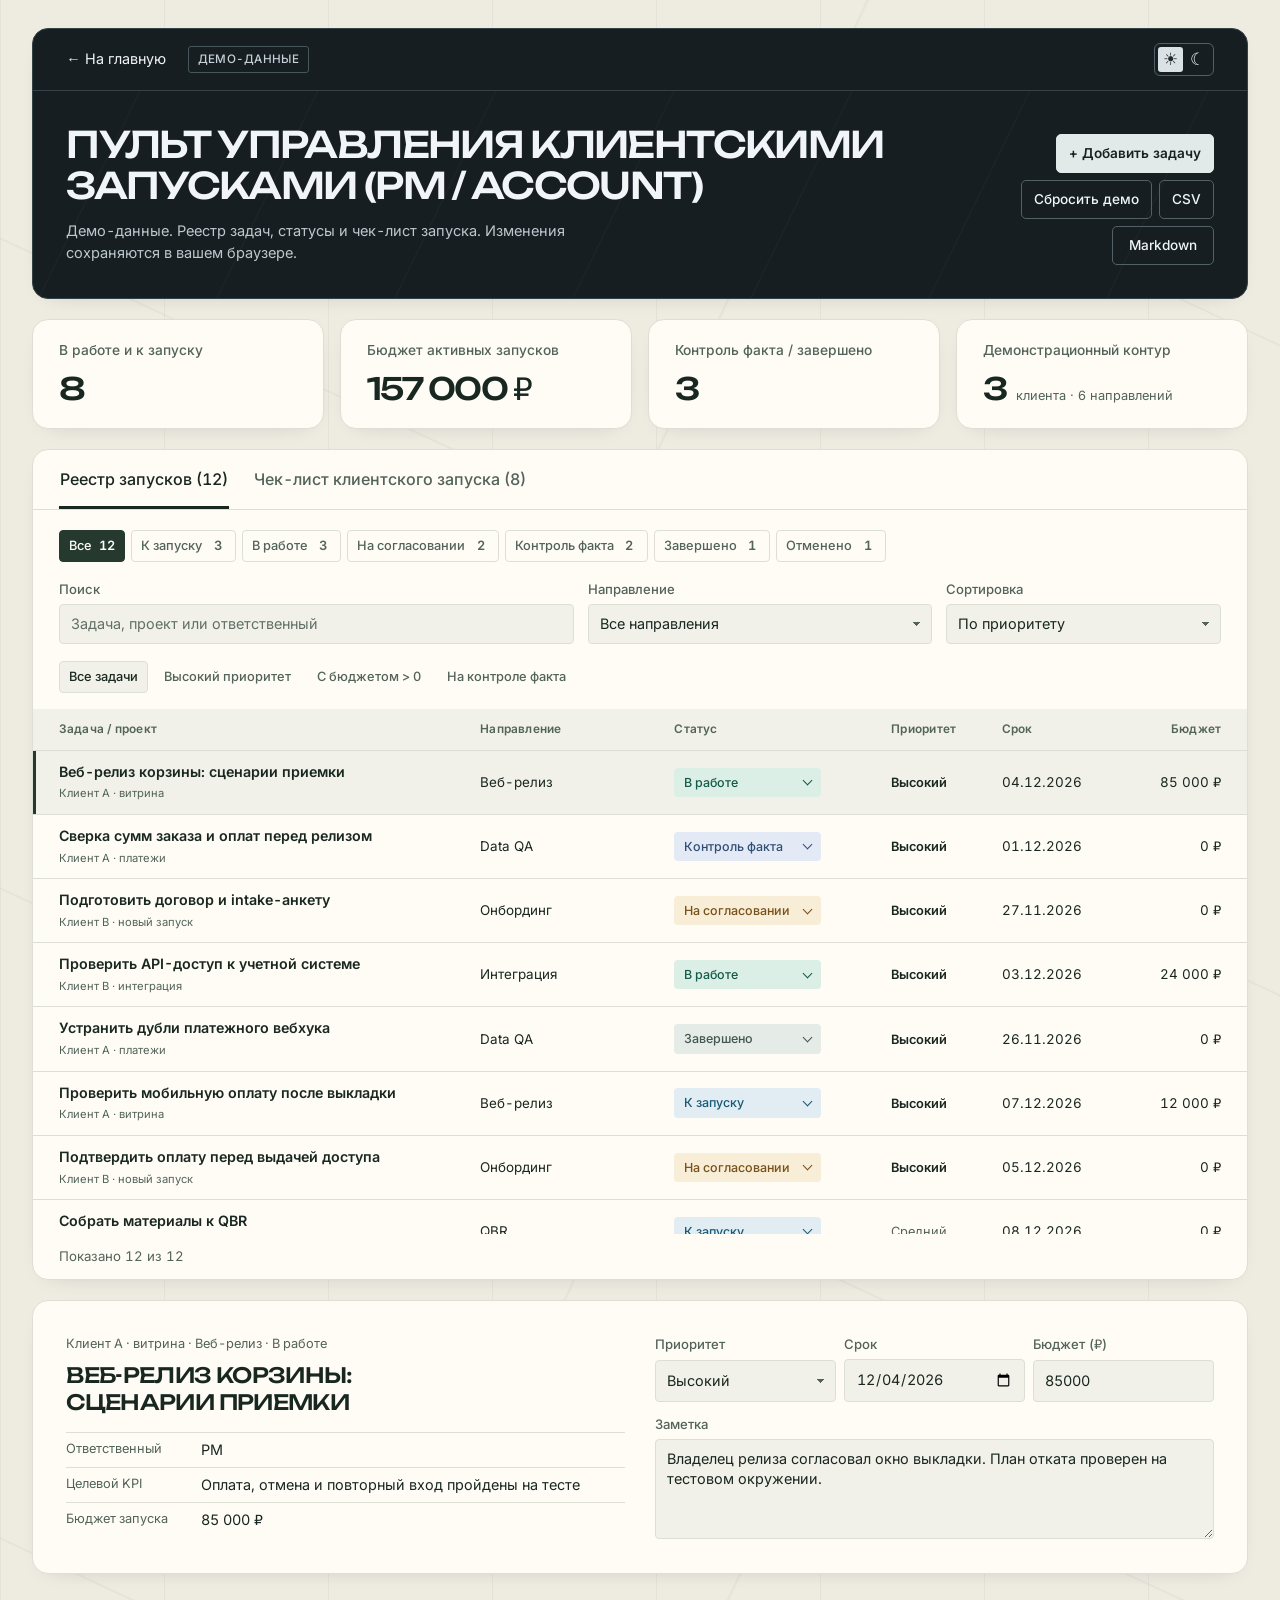
<file: tracker.html>
<!doctype html>
<html lang="ru">
<head>
  <meta charset="utf-8">
  <meta name="viewport" content="width=device-width, initial-scale=1">
  <meta name="color-scheme" content="light dark">
  <title>Пульт управления клиентскими запусками (PM / Account) - демо | Григорий Корепанов</title>
  <meta name="description" content="Демо-данные для пульта клиентских запусков. Веб-релизы, сверка данных, онбординг, интеграции и квартальный QBR.">
  <link rel="icon" type="image/svg+xml" href="assets/img/favicon.svg">
  <meta property="og:type" content="website">
  <meta property="og:locale" content="ru_RU">
  <meta property="og:url" content="https://grigory9030.github.io/tracker.html">
  <meta property="og:title" content="Пульт управления клиентскими запусками (PM / Account) - демо | Григорий Корепанов">
  <meta property="og:description" content="Демо-данные для пульта клиентских запусков. Веб-релизы, сверка данных, онбординг, интеграции и квартальный QBR.">
  <meta property="og:image" content="https://grigory9030.github.io/assets/img/og-preview.png">
  <meta property="og:image:type" content="image/png">
  <meta property="og:image:width" content="1200">
  <meta property="og:image:height" content="630">
  <meta property="og:image:alt" content="Григорий Корепанов, бизнес-аналитика и управление проектами">
  <meta name="twitter:card" content="summary_large_image">
  <meta name="twitter:title" content="Пульт управления клиентскими запусками (PM / Account) - демо | Григорий Корепанов">
  <meta name="twitter:description" content="Демо-данные для пульта клиентских запусков. Веб-релизы, сверка данных, онбординг, интеграции и квартальный QBR.">
  <meta name="twitter:image" content="https://grigory9030.github.io/assets/img/og-preview.png">
  <script src="theme.js?v=2"></script>
  <link rel="stylesheet" href="styles.css?v=4">
  <script src="motion.js" defer></script>
  <script src="tracker.js?v=2" defer></script>
</head>
<body class="tracker">
<a class="skip" href="#workspace">К рабочей области</a>
<main class="page launch-page">
  <header class="panel launch-head">
    <div class="launch-top"><a href="./index.html" data-theme-link>← На главную</a><span class="demo-stamp">ДЕМО-ДАННЫЕ</span>
      <button class="theme-toggle" type="button" aria-label="Темная тема" aria-pressed="false" title="Переключить тему"><span aria-hidden="true">☀</span><span aria-hidden="true">☾</span></button>
    </div>
    <div class="launch-hero"><div><h1 tabindex="-1">Пульт управления клиентскими запусками (PM / Account)</h1><p>Демо-данные. Реестр задач, статусы и чек-лист запуска. Изменения сохраняются в вашем браузере.</p></div>
      <div class="launch-actions"><button class="primary" id="add-task">+ Добавить задачу</button><button id="reset-demo">Сбросить демо</button><button id="csv">CSV</button><button id="markdown">Markdown</button></div>
    </div>
  </header>

  <section class="kpi-grid" aria-label="Показатели запусков">
    <div class="panel kpi"><span>В работе и к запуску</span><strong id="active-count"></strong></div>
    <div class="panel kpi"><span>Бюджет активных запусков</span><strong id="active-budget"></strong></div>
    <div class="panel kpi"><span>Контроль факта / завершено</span><strong id="done-count"></strong></div>
    <div class="panel kpi"><span>Демонстрационный контур</span><strong>3 <small>клиента · 6 направлений</small></strong></div>
  </section>

  <section class="panel launch-work" id="workspace" aria-label="Рабочая область">
    <div class="launch-tabs" role="tablist" aria-label="Разделы пульта">
      <button role="tab" id="registry-tab" aria-controls="registry" aria-selected="true">Реестр запусков <span id="total">(12)</span></button>
      <button role="tab" id="check-tab" aria-controls="checklist" aria-selected="false" tabindex="-1">Чек-лист клиентского запуска (8)</button>
    </div>
    <div id="registry" role="tabpanel" aria-labelledby="registry-tab">
      <div class="registry-filters">
        <div class="status-strip" id="counts" aria-label="Фильтр по статусу"></div>
        <div class="filters-main">
          <label>Поиск<input type="search" id="search" placeholder="Задача, проект или ответственный"></label>
          <label>Направление<select id="channel"><option value="">Все направления</option></select></label>
          <label>Сортировка<select id="sort"><option value="priority">По приоритету</option><option value="budget">По бюджету</option><option value="deadline">По сроку</option></select></label>
        </div>
        <div class="quick-filters" aria-label="Быстрые пресеты"><button data-preset="all">Все задачи</button><button data-preset="high">Высокий приоритет</button><button data-preset="money">С бюджетом &gt; 0</button><button data-preset="control">На контроле факта</button></div>
      </div>
      <div class="scroll-table" role="region" tabindex="0" aria-label="Реестр задач, таблица с горизонтальной прокруткой">
        <table><thead><tr><th scope="col">Задача / проект</th><th scope="col">Направление</th><th scope="col">Статус</th><th scope="col">Приоритет</th><th scope="col">Срок</th><th scope="col">Бюджет</th></tr></thead><tbody id="rows"></tbody></table>
      </div>
      <div id="empty" hidden><p>Задач по этим условиям нет.</p><button id="clear-filters">Сбросить фильтры</button></div>
      <div class="table-foot" id="row-count" aria-live="polite"></div>
    </div>
    <div id="checklist" role="tabpanel" aria-labelledby="check-tab" hidden>
      <div class="check-head"><h2>Чек-лист клиентского запуска</h2><strong id="progress-text"></strong></div>
      <progress id="progress" max="8" value="3" aria-label="Прогресс чек-листа"></progress>
      <ol id="steps"></ol>
    </div>
  </section>

  <section class="panel launch-detail" id="details" aria-labelledby="detail-title" hidden>
    <div><p class="detail-meta" id="detail-meta"></p><h2 id="detail-title"></h2><dl class="detail-facts"><div><dt>Ответственный</dt><dd id="detail-owner"></dd></div><div><dt>Целевой KPI</dt><dd id="detail-kpi"></dd></div><div><dt>Бюджет запуска</dt><dd id="detail-budget-text"></dd></div></dl></div>
    <div><div class="edit-grid"><label>Приоритет<select id="edit-priority"></select></label><label>Срок<input id="edit-deadline" type="date" required></label><label>Бюджет (₽)<input id="edit-budget" type="number" min="0" max="999999999999" step=".01" required></label></div>
      <label>Заметка<textarea id="edit-note" rows="4" maxlength="5000"></textarea></label></div>
  </section>
</main>
<button class="back-to-top" type="button" aria-label="Вернуться наверх" inert>
  <svg width="20" height="20" viewBox="0 0 24 24" fill="none" stroke="currentColor" stroke-width="1.5" stroke-linecap="round" stroke-linejoin="round" aria-hidden="true"><path d="M12 19V5m-5 5 5-5 5 5"/></svg>
</button>

<dialog class="launch-dialog" id="add-dialog" aria-labelledby="add-title">
  <form id="add-form">
    <div class="dialog-head"><h2 id="add-title">Добавить задачу</h2><button type="button" data-close aria-label="Закрыть">×</button></div>
    <div class="modal-fields">
      <label class="wide">Название задачи<input name="title" required maxlength="200" autofocus></label>
      <label>Проект или контур<input name="branch" required maxlength="100" list="branch-list"></label>
      <label>Направление<select name="channel" required></select></label>
      <label>Ответственный<input name="owner" required maxlength="100" list="owner-list"></label>
      <label>Срок<input type="date" name="deadline" required></label>
      <label>Приоритет<select name="priority"></select></label><label>Статус<select name="status"></select></label>
      <label>Бюджет (₽)<input type="number" name="budgetNum" min="0" max="999999999999" step=".01" value="0" required></label>
      <label>Целевой KPI<input name="kpiTarget" maxlength="250" required></label>
      <label class="wide">Заметка<textarea name="note" rows="2" maxlength="5000"></textarea></label>
    </div>
    <div class="dialog-actions"><button type="button" data-close>Отмена</button><button type="submit" class="save-btn" id="save-task">Добавить задачу</button></div>
    <datalist id="branch-list"></datalist><datalist id="owner-list"></datalist>
  </form>
</dialog>
<dialog class="launch-dialog reset-dialog" id="reset-dialog" aria-labelledby="reset-title"><h2 id="reset-title">Сбросить демо?</h2><p>Вернутся 12 исходных задач и 3 отметки чек-листа. Добавленные задачи и правки будут удалены из этого браузера.</p><div class="dialog-actions"><button data-close autofocus>Отмена</button><button id="confirm-reset" class="save-btn">Сбросить демо</button></div></dialog>
<div id="status-options" class="status-popup" role="listbox" aria-label="Статус задачи" hidden></div>
<div id="toast" role="status" aria-live="polite"></div>
</body>
</html>
</file>
<file: styles.css>
@font-face { font-family:Inter; src:url("assets/fonts/inter-ru.woff2") format("woff2"); font-style:normal; font-weight:400 600; font-display:swap; unicode-range:U+0301,U+0400-045F,U+0490-0491,U+04B0-04B1,U+2116; }
@font-face { font-family:Inter; src:url("assets/fonts/inter-latin.woff2") format("woff2"); font-style:normal; font-weight:400 600; font-display:swap; unicode-range:U+0000-00FF,U+0131,U+0152-0153,U+02BB-02BC,U+02C6,U+02DA,U+02DC,U+0304,U+0308,U+0329,U+2000-206F,U+20AC,U+2122,U+2191,U+2193,U+2212,U+2215,U+FEFF,U+FFFD; }
@font-face { font-family:Unbounded; src:url("assets/fonts/unbounded-ru.woff2") format("woff2"); font-style:normal; font-weight:400 700; font-display:swap; unicode-range:U+0301,U+0400-045F,U+0490-0491,U+04B0-04B1,U+2116; }
@font-face { font-family:Unbounded; src:url("assets/fonts/unbounded-latin.woff2") format("woff2"); font-style:normal; font-weight:400 700; font-display:swap; unicode-range:U+0000-00FF,U+0131,U+0152-0153,U+02BB-02BC,U+02C6,U+02DA,U+02DC,U+0304,U+0308,U+0329,U+2000-206F,U+20AC,U+2122,U+2191,U+2193,U+2212,U+2215,U+FEFF,U+FFFD; }

:root {
  color-scheme:light;
  --bg:#eeebe1; --surface:#fffcf6; --line:#dedfd4; --ink:#192721; --muted:#52635a;
  --inset:#f1f1e9; --strong:#25392e; --reverse:#fff; --grid:rgb(56 75 59 / .055);
  --accent:#2F6F5B; --accent-text:#2A6250; --on-accent:#fff; --diagram-stroke:#64756a; --loss-text:#a14037;
  --on-dark:#f2f5f7; --muted-dark:#bdc8cf; --line-dark:#374146; --title:Unbounded,Arial,sans-serif;
  --corner-offset:24px; --back-to-top-size:44px;
  font-family:Inter,Arial,sans-serif; font-variant-numeric:tabular-nums;
}
:root[data-theme="dark"] {
  color-scheme:dark;
  --bg:#141819; --surface:#202625; --line:#38423c; --ink:#edf1ed; --muted:#b0bdb5;
  --inset:#191f1d; --strong:#e4eae6; --reverse:#19211e; --grid:rgb(185 218 196 / .05);
  --accent:#4F947C; --accent-text:#a6d0be; --on-accent:#102019; --diagram-stroke:#859b8d; --loss-text:#f0a49c;
}
* { box-sizing:border-box; }
html { scroll-behavior:smooth; scroll-padding:20px; }
body { margin:0; color:var(--ink); line-height:1.55; background-color:var(--bg); background-image:linear-gradient(115deg,transparent 64%,var(--grid) 64.1%,transparent 64.3%),linear-gradient(25deg,transparent 36%,var(--grid) 36.1%,transparent 36.3%),linear-gradient(90deg,var(--grid) 1px,transparent 1px); background-size:1050px 650px,1050px 650px,164px 100%; }
h1,h2,h3,h4,p,ul,dl,dd { margin:0; }
h1,h2,h3,.monogram,.case-num,.case-metrics dt,.calc-summary>strong { font-family:var(--title); font-weight:500; }
a { color:inherit; text-decoration:none; }
button,input { color:inherit; font:inherit; font-variant-numeric:tabular-nums; }
button { cursor:pointer; }
button,a,input { -webkit-tap-highlight-color:transparent; }
button:focus-visible,a:focus-visible,input:focus-visible,article:focus-visible,[tabindex]:focus-visible { outline:2px solid var(--accent); outline-offset:3px; }
[hidden] { display:none !important; }
.skip { position:fixed; top:-80px; left:16px; z-index:10; background:white; color:black; padding:12px; }
.skip:focus { top:8px; }
.back-to-top {
  position:fixed;
  z-index:6;
  right:var(--corner-offset);
  bottom:var(--corner-offset);
  display:grid;
  place-items:center;
  width:var(--back-to-top-size);
  height:var(--back-to-top-size);
  padding:0;
  border:1px solid #64727c;
  border-radius:12px;
  background:var(--surface);
  color:var(--ink);
  box-shadow:0 3px 14px rgb(12 22 28 / .24);
  visibility:hidden;
  opacity:0;
  pointer-events:none;
  transform:translateY(8px);
  transition:opacity .2s ease, transform .2s ease, visibility 0s .2s;
}
.back-to-top.is-visible { visibility:visible; opacity:1; pointer-events:auto; transform:none; transition-delay:0s; }
.back-to-top svg { transition:transform .18s ease; }
.back-to-top:hover svg { transform:translateY(-2px); }
:root[data-theme="dark"] .back-to-top { border-color:#36444d; }
@media (max-width:640px) { :root { --corner-offset:16px; } }
@media (prefers-reduced-motion:reduce) {
  .back-to-top,.back-to-top svg { transition:none; }
  .back-to-top:hover svg { transform:none; }
}
.page { width:min(calc(100% - 64px),1280px); margin:28px auto; display:grid; gap:24px; }
.panel { border-radius:16px; border:1px solid var(--line); background:var(--surface); min-width:0; box-shadow:0 7px 23px -18px rgb(16 28 36 / .32); }
.pad { padding:clamp(24px,3.3vw,48px); }
h2 { font-size:clamp(1.38rem,2.55vw,2.45rem); letter-spacing:-.05em; text-transform:uppercase; line-height:1.19; text-wrap:balance; }
.hero,.contacts { background:#171e22; color:var(--on-dark); border-color:var(--line-dark); }
.hero { overflow:hidden; }

.monogram { font-size:1.9rem; letter-spacing:-.13em; font-weight:700; line-height:1; margin-right:auto; }
.header-actions,.buttons,.presets { display:flex; align-items:center; flex-wrap:wrap; }

.header-actions { gap:12px; }
.theme-toggle,.menu-toggle { display:inline-flex; align-items:center; justify-content:center; border:1px solid #506068; border-radius:6px; color:#f2f5f7; background:transparent; }
.theme-toggle { padding:3px; gap:2px; }
.theme-toggle span { width:25px; height:25px; display:grid; place-content:center; font:1.08rem/1 Arial,sans-serif; border-radius:3px; }
.theme-toggle span:first-child,:root[data-theme="dark"] .theme-toggle span:last-child { background:#dbe2e6; color:#222b31; }
:root[data-theme="dark"] .theme-toggle span:first-child { background:transparent; color:#f2f5f7; }
.menu-toggle { font-size:.83rem; padding:7px 12px; font-weight:500; }
.menu-toggle { display:none; }
.hero-body { display:grid; grid-template-columns:minmax(0,1.55fr) minmax(0,.9fr); gap:clamp(38px,6.5vw,94px); padding:clamp(30px,3.3vw,49px); align-items:center; position:relative; isolation:isolate; }
.hero-body::before { content:""; position:absolute; inset:0 0 0 45%; z-index:-1; pointer-events:none; background:repeating-linear-gradient(112deg,transparent 0 61px,rgba(171,193,201,.065) 62px,transparent 63px 119px); }
h1 { font-size:clamp(2.4rem,4.25vw,3.95rem); font-weight:500; letter-spacing:-.065em; text-transform:uppercase; line-height:1.06; }
.position { max-width:560px; font-size:clamp(1.25rem,1.8vw,1.62rem); line-height:1.32; font-weight:500; letter-spacing:-.028em; margin:22px 0 12px; }
.intro { max-width:710px; font-size:1rem; color:var(--muted-dark); line-height:1.57; }
.buttons { gap:10px; margin-top:23px; }
.btn { min-height:42px; display:inline-flex; align-items:center; justify-content:center; border:1px solid transparent; padding:9px 16px; border-radius:6px; font-size:.9rem; font-weight:600; }
.bright { background:#ecf1f3; color:#182024; }
.bright:hover { background:#fff; }
.outline { border-color:#526067; }
.outline:hover,.menu-toggle:hover { background:#2a353a; }
.facts { list-style:none; border-top:1px solid var(--line-dark); margin-top:28px; padding:13px 0 0; display:flex; flex-wrap:wrap; gap:3px 0; color:#c7d0d5; font-size:.76rem; }
.facts li:not(:last-child)::after { content:"·"; margin:0 7px; color:#9ca7ae; }
.portrait-frame { position:relative; padding:9px; border:1px solid #536167; width:100%; max-width:390px; justify-self:end; background-color:#222a2f; }
.portrait-frame picture { display:block; }
.portrait-frame::before,.portrait-frame::after { content:""; position:absolute; width:18px; height:18px; pointer-events:none; }
.portrait-frame::before { inset:-1px auto auto -1px; border-left:2px solid #c9d2d8; border-top:2px solid #c9d2d8; }
.portrait-frame::after { inset:auto -1px -1px auto; border-right:2px solid #c9d2d8; border-bottom:2px solid #c9d2d8; }
.portrait { width:100%; height:clamp(340px,30vw,407px); display:block; object-fit:cover; object-position:center top; }

.case-record h3 { text-transform:uppercase; line-height:1.4; letter-spacing:-.025em; }
.lead { color:var(--muted); margin-top:12px; max-width:780px; }
.presets { gap:8px; margin:24px 0; }
.presets button { padding:8px 12px; background:var(--surface); color:var(--ink); border:1px solid var(--line); border-radius:5px; font-size:.88rem; }
.presets button[aria-pressed="true"],.presets button:hover { background:var(--strong); color:var(--reverse); border-color:var(--strong); }
.calc-layout,.case-split,.specs { display:grid; grid-template-columns:1fr 1fr; gap:clamp(24px,4vw,58px); }
#calc-form { min-width:0; }
.control { display:grid; grid-template-columns:minmax(0,1fr) 105px; align-items:center; gap:5px 12px; margin-bottom:15px; }
.control:last-child { margin-bottom:0; }
.control label { font-size:.93rem; font-weight:500; }
.unit { color:var(--muted); margin-left:3px; }
.control input[type="number"] { width:100%; background:var(--inset); border:1px solid var(--line); padding:6px 7px; text-align:right; border-radius:4px; }
input[type="range"] { width:100%; margin:0; grid-column:1/-1; accent-color:#148361; cursor:pointer; }
#discount-label { color:var(--muted); grid-column:1/-1; }
.calc-result {
  display:flex;
  flex-direction:column;
  justify-content:space-between;
  align-self:start;
  min-width:0;
  gap:16px;
  padding:clamp(19px,2.5vw,36px);
  background:var(--inset);
  border:1px solid var(--line);
  border-radius:18px;
}
.calc-result h3,.case-record h4 { font:600 .79rem/1.4 Inter,sans-serif; text-transform:uppercase; letter-spacing:.08em; }
.calc-summary>strong { display:block; margin:13px 0 4px; font-size:clamp(1.65rem,3vw,2.9rem); letter-spacing:-.06em; line-height:1.2; overflow-wrap:anywhere; }
.calc-summary>p { color:var(--muted); }
.calc-result dl>div { padding:10px 0; border-top:1px solid var(--line); display:grid; gap:3px; }
.calc-result dt { color:var(--muted); font-size:.88rem; }
.calc-result dd { font-weight:600; }
.calc-result :is(dt,dd) { line-height:1.4; }
.verdict { border-left:3px solid var(--signal); border-radius:12px; padding:8px 12px; background:var(--surface); font-size:.9rem; }
.verdict[data-level="ok"] { --signal:var(--accent); }
.verdict[data-level="risk"] { --signal:#f59e0b; }
.verdict[data-level="loss"] { --signal:#ef4444; }
.case-split { grid-template-columns:minmax(230px,.8fr) minmax(0,1.4fr); margin-top:28px; }
.case-tabs { display:grid; gap:5px; }
.case-tabs button { width:100%; display:grid; grid-template-columns:40px minmax(0,1fr) auto; align-items:center; gap:12px; text-align:left; background:transparent; border:1px solid var(--line); border-radius:12px; padding:14px; }
.case-tabs button[aria-selected="true"] { color:var(--reverse); background:var(--strong); border-color:var(--strong); }
.case-tabs button:hover:not([aria-selected="true"]) { background:var(--inset); border-color:var(--accent); }
.case-tabs b { display:block; font-size:1rem; }
.case-tabs small { display:block; opacity:.8; margin-top:2px; font-size:.8rem; }
.case-num { font-size:1.2rem; font-weight:400; }
.case-records { display:grid; min-width:0; }
.case-record { padding:clamp(18px,2.6vw,36px); border:1px solid var(--line); border-radius:18px; background:var(--inset); }
.case-record h3 { font-size:1.3rem; }
.case-record h4 { color:var(--muted); margin:17px 0 5px; }
.case-record p,.case-metrics dd { font-size:.94rem; }
.case-metrics>div { display:grid; grid-template-columns:minmax(92px,.5fr) 1.5fr; gap:14px; border-top:1px solid var(--line); padding:10px 0; }
.case-metrics dt { font-size:clamp(1.05rem,1.65vw,1.52rem); letter-spacing:-.045em; }
.specs { gap:0; }
.specs>div:first-child { padding-right:clamp(18px,3vw,44px); }
.specs>div+div { padding-left:clamp(18px,3vw,44px); border-left:1px solid var(--line); }
.specs h2 { font-size:clamp(1.2rem,2vw,1.85rem); margin-bottom:20px; }
.stack-list>div,.cert-list>li { border-top:1px solid var(--line); }
.stack-list>div { padding:14px 0; }
.stack-list dt { font-weight:600; }
.stack-list dd,.cert-list small { color:var(--muted); }
.cert-list { list-style:none; padding:0; }
.cert-list a,.cert-list li>span { display:flex; align-items:center; justify-content:space-between; gap:8px; padding:9px 0; font-size:.93rem; }
.cert-list a:hover { text-decoration:underline; text-underline-offset:3px; }
.cert-list small { display:block; font-size:.8rem; }
.cert-list li>span { display:block; }
.contacts p { color:var(--muted-dark); margin-top:12px; }
.contacts small { display:block; margin-top:25px; padding-top:16px; border-top:1px solid var(--line-dark); color:#b2c0c8; }
#lightbox {
  position:fixed;
  inset:0;
  width:84vw;
  height:84dvh;
  max-width:none;
  max-height:none;
  margin:auto;
  padding:0;
  overflow:hidden;
  border:1px solid var(--line);
  border-radius:18px;
  background:var(--surface);
  color:var(--ink);
  box-shadow:0 24px 80px rgb(12 19 16 / .34);
}
#lightbox[open] { display:flex; flex-direction:column; animation:preview-in .24s cubic-bezier(.22,1,.36,1) both; }
body:has(#lightbox[open]) { overflow:hidden; }
#lightbox::backdrop { background:rgb(13 19 16 / .56); backdrop-filter:blur(4px); animation:preview-fade .2s ease-out both; }
@keyframes preview-in { from { opacity:0; transform:scale(.965); } }
@keyframes preview-fade { from { opacity:0; } }
.viewer-head { display:grid; grid-template-columns:minmax(0,1fr) auto auto; align-items:center; gap:10px; padding:12px 18px; border-bottom:1px solid var(--line); }
.viewer-head h2 { font-size:clamp(.92rem,1.45vw,1.26rem); line-height:1.35; letter-spacing:-.025em; text-transform:none; text-wrap:pretty; }
#close-viewer { width:40px; min-height:40px; padding:0; }
.image-stage { flex:1; min-height:0; min-width:0; padding:clamp(8px,1.4vw,20px); background:var(--inset); }
.image-stage picture { display:block; width:100%; height:100%; }
.image-stage img { display:block; width:100%; height:100%; object-fit:contain; }
@media (max-width:640px) {
  .viewer-head { grid-template-columns:minmax(0,1fr) auto; gap:8px; }
  #viewer-link { grid-column:1 / -1; grid-row:2; justify-self:start; }
  #close-viewer { grid-column:2; grid-row:1; }
}
@media (max-width:1050px) {


  .hero-body { gap:30px; grid-template-columns:minmax(0,1.4fr) minmax(0,.9fr); }
  .tools-grid { grid-template-columns:repeat(2,minmax(0,1fr)); gap:30px; }
}
@media (max-width:720px) {
  .page { width:calc(100% - 24px); margin:12px auto; gap:20px; }


  .menu-toggle { display:inline-flex; }
  .hero-body { grid-template-columns:1fr; padding:26px 22px; gap:24px; }
  .hero-copy { min-width:0; }
  .portrait-frame { justify-self:start; max-width:410px; padding:7px; }
  .portrait { height:auto; aspect-ratio:4 / 5; }

  .pad { padding:24px 20px; }
  .case-split,.calc-layout,.specs { grid-template-columns:1fr; gap:22px; }
  .specs>div:first-child,.specs>div+div { padding:0; border:0; }
  .facts { margin-top:21px; }
  .position { margin-top:18px; }
  .desktop { display:none; }
  .case-tabs button { padding:12px; }
}
@media (max-width:540px) {
  .tools-grid { grid-template-columns:minmax(0,1fr); gap:28px; }
  .header-actions,.buttons { gap:7px; }
  .btn { padding:9px 12px; }
  .case-metrics>div { grid-template-columns:1fr; gap:3px; }
  .viewer-head { padding:10px; }
}
@media (max-width:365px) {
  h1 { font-size:2.05rem; }
  .header-actions { gap:4px; }
  .theme-toggle span { width:19px; }
}
@media (prefers-reduced-motion:reduce) { html { scroll-behavior:auto; } }

/* Portfolio previews and secondary calculator control */
.presets button:hover:not([aria-pressed="true"]) { color:var(--ink); background:var(--inset); border-color:var(--muted); }
#reset-calc, #reset-calc:hover { background:transparent; color:var(--muted); border-color:var(--line); }
#reset-calc:hover { color:var(--ink); border-color:var(--muted); }


/* Network launch dashboard */
.launch-page { gap:20px; }
.tracker button { font-variant-numeric:tabular-nums; }
.launch-head { background:#171e22; color:#f2f5f7; overflow:hidden; border-color:#344147; }
.launch-top { padding:14px clamp(18px,2.6vw,36px); display:flex; align-items:center; gap:22px; border-bottom:1px solid #354249; }
.launch-top>a { font-size:.9rem; }
.launch-top>a:hover { text-decoration:underline; text-underline-offset:4px; }
.launch-top .theme-toggle { margin-left:auto; flex-shrink:0; }
.demo-stamp { font-size:.73rem; font-weight:500; letter-spacing:.025em; color:#c5d1d6; border:1px solid #45565c; padding:3px 9px; border-radius:3px; }
.launch-hero { padding:clamp(24px,2.6vw,38px); display:flex; align-items:end; justify-content:space-between; gap:24px; background:repeating-linear-gradient(116deg,transparent 0 95px,#ffffff08 96px,transparent 97px 160px); }
.launch-hero h1 { font-size:clamp(1.55rem,2.85vw,2.7rem); line-height:1.13; letter-spacing:-.045em; }
.launch-hero h1 small { font-size:.5em; color:#b4c4cb; vertical-align:middle; white-space:nowrap; }
.launch-hero p { color:#bcc8ce; margin-top:13px; font-size:.91rem; max-width:66ch; }
.launch-actions { display:flex; gap:7px; flex-wrap:wrap; justify-content:flex-end; max-width:300px; }
.launch-actions button,.dialog-actions button,#empty button { border:1px solid #526168; padding:8px 12px; border-radius:5px; background:transparent; color:inherit; font-size:.85rem; font-weight:500; }
.launch-actions button:hover { background:#334148; }
.launch-actions .primary { background:#e2eae9; border-color:#e2eae9; color:#182024; font-weight:600; }
.launch-actions .primary:hover { background:#fff; }
.kpi-grid { display:grid; grid-template-columns:repeat(4,minmax(0,1fr)); gap:16px; }
.kpi { padding:20px clamp(15px,2vw,30px); display:flex; flex-direction:column; justify-content:space-between; gap:10px; }
.kpi>span { color:var(--muted); font-size:.86rem; font-weight:500; }
.kpi strong,.check-head strong { font:500 clamp(1.5rem,2.4vw,2.2rem)/1.2 var(--title); letter-spacing:-.06em; }
.kpi small { display:block; font:400 .8rem/1.4 Inter,sans-serif; color:var(--muted); letter-spacing:0; }
.kpi:last-child strong { display:flex; gap:10px; align-items:baseline; }
.launch-work { overflow:hidden; }
.launch-tabs { padding:0 clamp(16px,2vw,30px); border-bottom:1px solid var(--line); display:flex; gap:24px; }
.launch-tabs button { background:transparent; border:0; padding:17px 1px 14px; border-bottom:3px solid transparent; color:var(--muted); font-weight:500; font-size:1rem; }
.launch-tabs [aria-selected="true"] { border-bottom-color:var(--ink); color:var(--ink); }
.registry-filters { padding:20px clamp(16px,2vw,30px) 16px; display:grid; gap:17px; }
.status-strip,.quick-filters { display:flex; flex-wrap:wrap; gap:6px; }
.status-strip button,.quick-filters button { display:inline-flex; gap:7px; align-items:center; background:transparent; border:1px solid var(--line); border-radius:4px; color:var(--muted); font-size:.8rem; font-weight:500; padding:5px 9px; }
.status-strip button span { min-width:1.3em; text-align:center; font-weight:600; }
.status-strip button[aria-pressed="true"] { background:var(--strong); color:var(--reverse); border-color:var(--strong); }
.quick-filters button { border-color:transparent; }
.quick-filters button[aria-pressed="true"] { color:var(--ink); background:var(--inset); border-color:var(--line); }
.quick-filters button:hover,.status-strip button:hover { border-color:var(--muted); }
.filters-main,.edit-grid { display:grid; grid-template-columns:1.5fr 1fr .8fr; gap:14px; }
.tracker label:not(#steps label) { display:grid; min-width:0; gap:5px; color:var(--muted); font-weight:500; font-size:.82rem; }
.tracker input:not([type="checkbox"]),.tracker select,.tracker textarea { width:100%; min-width:0; border:1px solid var(--line); border-radius:4px; background-color:var(--inset); color:var(--ink); padding:9px 11px; font:400 .9rem/1.4 Inter,sans-serif; font-variant-numeric:tabular-nums; }
.tracker option { color:var(--ink); background-color:var(--surface); }
.tracker select { appearance:none; padding-right:28px; background-image:linear-gradient(45deg,transparent 50%,var(--muted) 50%),linear-gradient(135deg,var(--muted) 50%,transparent 50%); background-position:calc(100% - 14px) 50%,calc(100% - 10px) 50%; background-size:4px 4px; background-repeat:no-repeat; }
.tracker textarea { resize:vertical; }
.tracker input::placeholder { color:var(--muted); opacity:.9; }
.scroll-table { max-width:100%; max-height:525px; overflow:auto; scrollbar-width:thin; }
.tracker table { width:100%; min-width:985px; border-spacing:0; font-size:.84rem; }
.tracker th { text-align:left; white-space:nowrap; background:var(--inset); color:var(--muted); font-size:.74rem; font-weight:600; letter-spacing:.02em; position:sticky; top:0; z-index:1; }
.tracker th,.tracker td { padding:11px 10px; border-bottom:1px solid var(--line); }
.tracker th:first-child,.tracker td:first-child { padding-left:clamp(16px,2vw,30px); }
.tracker th:last-child,.tracker td:last-child { text-align:right; padding-right:clamp(16px,2vw,30px); white-space:nowrap; }
.tracker td:first-child { width:36%; }
.tracker td:nth-child(2) { width:16%; }
.tracker td:nth-child(5) { white-space:nowrap; }
.tracker tr.selected { background:var(--inset); }
.tracker tr.selected td:first-child { box-shadow:inset 3px 0 var(--strong); }
.tracker tbody tr { cursor:pointer; }
.tracker tbody tr:hover { background:var(--inset); }
.task-title { text-align:left; background:none; border:0; padding:0; font-size:.89rem; line-height:1.36; color:var(--ink); font-weight:600; }
.task-title:hover { text-decoration:underline; }
.tracker td small { display:block; margin-top:3px; color:var(--muted); }
.tone-0 { --tone:#175976; --tint:#e1edf3; }
.tone-1 { --tone:#145b49; --tint:#dcefe7; }
.tone-2 { --tone:#775119; --tint:#f8edd6; }
.tone-3 { --tone:#304f77; --tint:#e4eaf5; }
.tone-4 { --tone:#415750; --tint:#e5ece7; }
.tone-5 { --tone:#85413f; --tint:#f3e4e1; }
[data-theme="dark"] .tone-0 { --tone:#9ed5eb; --tint:#1c3641; }
[data-theme="dark"] .tone-1 { --tone:#9fddc8; --tint:#1d3831; }
[data-theme="dark"] .tone-2 { --tone:#eccd96; --tint:#3b3324; }
[data-theme="dark"] .tone-3 { --tone:#b6cef6; --tint:#26364c; }
[data-theme="dark"] .tone-4 { --tone:#c5d8cb; --tint:#303d36; }
[data-theme="dark"] .tone-5 { --tone:#eab2ad; --tint:#3b2a2b; }
.priority { color:var(--muted); white-space:nowrap; font-size:.8rem; }
.prio-0 { font-weight:600; color:var(--ink); }
.table-foot,#empty { padding:12px clamp(16px,2vw,30px); font-size:.83rem; color:var(--muted); }
#empty { padding-block:24px; }
#empty p { margin-bottom:12px; }
.launch-detail { padding:clamp(19px,2.6vw,36px); display:grid; grid-template-columns:1fr 1fr; gap:30px; }
.launch-detail h2,.check-head h2,.launch-dialog h2 { font-size:clamp(1.08rem,1.65vw,1.5rem); letter-spacing:-.03em; line-height:1.3; }
.detail-meta,.detail-facts dt { color:var(--muted); font-size:.8rem; }
.detail-meta { margin-bottom:8px; }
.detail-facts { margin-top:15px; }
.detail-facts div { display:grid; grid-template-columns:125px 1fr; gap:10px; font-size:.9rem; padding:6px 0; border-top:1px solid var(--line); }
.edit-grid { grid-template-columns:repeat(3,minmax(0,1fr)); gap:8px; margin-bottom:12px; }
#checklist { padding:clamp(20px,3vw,42px); }
.check-head { display:flex; align-items:center; justify-content:space-between; gap:16px; }
.check-head strong { white-space:nowrap; }
#progress { width:100%; height:6px; accent-color:var(--accent); display:block; margin:17px 0 20px; }
#steps { list-style:none; margin:0; padding:0; }
#steps li { border-top:1px solid var(--line); }
#steps label { display:flex; align-items:center; gap:15px; padding:13px 3px; cursor:pointer; }
#steps input { flex:none; width:18px; height:18px; accent-color:var(--accent); }
#steps input:checked+span { color:var(--muted); }
.launch-dialog { margin:auto; width:min(620px,calc(100% - 24px)); max-height:calc(100dvh - 32px); padding:clamp(16px,3vw,32px); background:var(--surface); color:var(--ink); border:1px solid var(--line); border-radius:16px; overflow:auto; box-shadow:0 18px 65px #0004; }
.launch-dialog::backdrop { background:#0c161db3; }
body:has(.launch-dialog[open]) { overflow:hidden; }
.dialog-head,.dialog-actions { display:flex; gap:10px; align-items:center; justify-content:space-between; }
.dialog-head { padding-bottom:14px; border-bottom:1px solid var(--line); margin-bottom:18px; }
.dialog-head button { background:var(--inset); color:var(--ink); border:1px solid var(--line); border-radius:4px; width:33px; height:33px; font-size:1.1rem; }
.dialog-actions { justify-content:flex-end; margin-top:18px; }
.dialog-actions .save-btn { background:var(--strong); color:var(--reverse); border-color:var(--strong); }
.modal-fields { display:grid; grid-template-columns:1fr 1fr; gap:12px; }
.modal-fields .wide { grid-column:1/-1; }
.reset-dialog { max-width:440px; }
.reset-dialog p { margin:12px 0; color:var(--muted); }
#toast { position:fixed; z-index:5; right:var(--corner-offset); bottom:calc(var(--corner-offset) + var(--back-to-top-size) + 10px); max-width:calc(100% - 2 * var(--corner-offset)); color:var(--reverse); background:var(--strong); padding:10px 16px; font-size:.9rem; border-radius:6px; opacity:0; pointer-events:none; }
#toast.show { opacity:1; }
.clipboard-fallback { position:fixed; top:0; left:-9999px; }
@media(max-width:900px) {
  .launch-hero { align-items:start; flex-wrap:wrap; }
  .launch-actions { max-width:none; justify-content:flex-start; }
  .kpi-grid { grid-template-columns:repeat(2,minmax(0,1fr)); }
  .launch-detail { grid-template-columns:1fr; }
}
@media(max-width:620px) {
  .launch-top { flex-wrap:wrap; gap:8px; padding:12px 17px; }
  .demo-stamp { order:3; font-size:.67rem; }
  .launch-top .theme-toggle { order:2; }
  .launch-top>a { flex:1 0 65%; }
  .launch-actions button { padding:7px 9px; }
  .launch-hero { padding:20px 17px; gap:15px; }
  .launch-hero p { font-size:.85rem; }
  .kpi-grid { gap:10px; }
  .kpi { padding:15px 12px; }
  .kpi>span { font-size:.76rem; line-height:1.35; }
  .kpi strong { font-size:clamp(1.05rem,4.4vw,1.7rem); overflow-wrap:anywhere; }
  .kpi:last-child strong { display:block; }
  .launch-tabs { gap:10px; }
  .launch-tabs button { font-size:.85rem; text-align:left; }
  .filters-main { grid-template-columns:1fr 1fr; gap:9px; }
  .filters-main label:first-child { grid-column:1/-1; }
  .edit-grid { grid-template-columns:1fr 1fr; }
  .status-strip button,.quick-filters button { padding:5px 7px; }
  .detail-facts div { grid-template-columns:1fr; gap:0; }
  .modal-fields { gap:9px; }
  .check-head { align-items:start; }
}

/* DesignBookmark Motion, adapted to the portfolio's controls. */
.motion-sr {
  position:absolute;
  width:1px;
  height:1px;
  padding:0;
  margin:-1px;
  overflow:hidden;
  clip-path:inset(50%);
  white-space:nowrap;
}
.roll-word,.roll-glyph { display:inline-block; }
.roll-glyph { height:1lh; overflow:hidden; vertical-align:top; }
.roll-strip { display:flex; flex-direction:column; }
.roll-strip > span { height:1lh; }
.case-tabs .roll-word { max-width:100%; }

.jelly-filter { position:absolute; pointer-events:none; }
.jelly-range {
  position:relative;
  grid-column:1/-1;
  min-width:0;
  height:28px;
  color:var(--strong);
  touch-action:pan-y;
}
.jelly-art { position:absolute; inset:0; pointer-events:none; }
.jelly-range input[type="range"] { position:absolute; inset:0; height:100%; opacity:0; }
.jelly-range:has(input:focus-visible) { outline:2px solid var(--accent); outline-offset:2px; border-radius:4px; }
.jelly-track {
  position:absolute;
  inset-inline:0;
  top:50%;
  height:4px;
  translate:0 -50%;
  background:color-mix(in srgb, var(--muted) 25%, var(--inset));
  border-radius:4px;
  overflow:hidden;
}
.jelly-track span { display:block; height:100%; background:var(--accent); transform-origin:left; }
.jelly-blobs { position:absolute; left:-32px; top:calc(50% - 48px); width:64px; height:64px; }
.jelly-lifted { z-index:2; }
.jelly-lifted .jelly-blobs { filter:url(#jelly-goo); }
.jelly-drop,.jelly-thumb {
  position:absolute;
  left:32px;
  top:48px;
  translate:-50% -50%;
  border-radius:50%;
  background:currentColor;
}
.jelly-thumb { width:22px; height:22px; }
.jelly-drop { width:25px; height:25px; visibility:hidden; }
.jelly-lifted .jelly-drop { visibility:visible; }
.jelly-value {
  position:absolute;
  top:50%;
  left:clamp(var(--bubble-half, 2ch), var(--bubble-x, 0px), calc(100% - var(--bubble-half, 2ch)));
  translate:-50% -50%;
  padding:3px 7px;
  border-radius:6px;
  font-size:.75rem;
  font-weight:600;
  white-space:nowrap;
  color:var(--reverse);
  background:var(--strong);
  opacity:0;
}

.row-status {
  position:relative;
  display:inline-flex;
  align-items:center;
  justify-content:space-between;
  gap:7px;
  min-width:147px;
  padding:4px 9px;
  border:1px solid transparent;
  border-radius:4px;
  color:var(--tone);
  background:var(--tint);
  font-size:.78rem;
  font-weight:500;
  white-space:nowrap;
}
.row-status::after {
  content:"";
  width:6px;
  height:6px;
  margin-top:-3px;
  border-right:1px solid;
  border-bottom:1px solid;
  rotate:45deg;
  transition:rotate .2s ease;
}
.row-status[aria-expanded="true"]::after { rotate:225deg; margin-top:3px; }
.row-status:hover,.row-status[aria-expanded="true"] { border-color:currentColor; }
.status-popup {
  position:fixed;
  z-index:8;
  padding:5px;
  overflow:auto;
  overscroll-behavior:contain;
  border:1px solid var(--line);
  border-radius:8px;
  color:var(--ink);
  background:var(--surface);
  box-shadow:0 8px 24px #0003;
  scrollbar-width:thin;
}
.status-option {
  position:relative;
  display:flex;
  align-items:center;
  gap:8px;
  min-height:35px;
  padding:5px 8px;
  border-radius:4px;
  font-size:.8rem;
  cursor:pointer;
}
.status-option::before { content:""; flex:none; width:7px; height:7px; border-radius:50%; background:var(--tone); }
.status-option.active { color:var(--tone); background:var(--tint); }
.status-check { margin-left:auto; color:var(--tone); visibility:hidden; }
.status-option[aria-selected="true"] .status-check { visibility:visible; }

.motion-action {
  position:relative;
  display:inline-grid;
  isolation:isolate;
  min-width:7.5em;
  white-space:nowrap;
}
.action-label { transition:opacity .18s, transform .24s var(--label-spring, ease); }
.action-face {
  position:absolute;
  inset:0;
  display:grid;
  place-items:center;
  border-radius:inherit;
  background:var(--strong);
  color:var(--reverse);
  opacity:0;
  clip-path:inset(0 calc(50% - 1.2em) round 50%);
  transition:clip-path .32s var(--button-spring, ease), opacity .2s, background-color .25s;
  pointer-events:none;
}
.action-spinner,.action-done { grid-area:1/1; }
.action-spinner {
  width:16px;
  height:16px;
  border:2px solid currentColor;
  border-right-color:transparent;
  border-radius:50%;
  opacity:0;
}
.action-done {
  display:flex;
  align-items:center;
  gap:4px;
  opacity:0;
  transform:translateY(6px);
  transition:opacity .18s, transform .32s var(--label-spring, ease);
}
.action-done path { stroke-dasharray:1; stroke-dashoffset:1; transition:stroke-dashoffset .3s .08s ease-out; }
.motion-action[data-action-state] { cursor:progress; }
.motion-action[data-action-state] .action-label { opacity:0; transform:translateY(6px); }
.motion-action[data-action-state] .action-face { opacity:1; }
.motion-action[data-action-state="loading"] .action-spinner { opacity:1; animation:action-spin .65s linear infinite; }
.motion-action[data-action-state="success"] .action-face { clip-path:inset(0 round 5px); background:var(--accent); color:var(--on-accent); }
.motion-action[data-action-state="success"] .action-done { opacity:1; transform:none; }
.motion-action[data-action-state="success"] .action-done path { stroke-dashoffset:0; }
@keyframes action-spin { to { transform:rotate(360deg); } }

@media (prefers-reduced-motion:reduce) {
  .roll-strip { transform:none !important; }
  .jelly-lifted .jelly-blobs { filter:none; }
  .jelly-drop { display:none; }
  .row-status::after,.action-label,.action-face,.action-done,.action-done path { transition:none; }
  .motion-action[data-action-state="loading"] .action-spinner { animation:none; }
}

/* Portfolio navigation and featured work. */
.portfolio { gap:16px; }
.portfolio-content { display:grid; gap:22px; min-width:0; }
.portfolio-content > section, .portfolio-content > footer { scroll-margin-top:70px; }
.portfolio h2 { text-transform:none; }
.site-header {
  --header-control-size:36px;
  --header-control-gap:7px;
  position:sticky;
  top:10px;
  z-index:8;
  display:flex;
  align-items:center;
  justify-content:space-between;
  gap:clamp(8px,1.3vw,20px);
  padding:10px clamp(12px,2vw,24px);
  background:color-mix(in srgb,var(--surface) 94%,transparent);
  backdrop-filter:blur(16px);
}
.site-header .monogram { margin-right:0; font-size:1.48rem; flex:none; }
.site-header .header-actions { flex-wrap:nowrap; gap:var(--header-control-gap); }
.site-header :is(.theme-toggle,.menu-toggle,.contact-shortcut) {
  flex:none;
  width:var(--header-control-size);
  height:var(--header-control-size);
  padding:0;
  border:1px solid var(--line);
  border-radius:9px;
  background:transparent;
  color:var(--ink);
}
.site-header :is(.theme-toggle,.menu-toggle):hover { background:var(--inset); }
.site-header .theme-toggle span {
  background:transparent;
  color:inherit;
  font:1.12rem/1 Arial,sans-serif;
}
:root:not([data-theme="dark"]) .site-header .theme-toggle span:first-child,
:root[data-theme="dark"] .site-header .theme-toggle span:last-child { display:none; }
.contact-shortcuts { display:flex; gap:var(--header-control-gap); }
.contact-shortcut {
  position:relative;
  display:inline-grid;
  place-items:center;
  transition:color .18s ease,border-color .18s ease,background-color .18s ease;
}
.site-header .contact-shortcut:is(:hover,:focus-visible) {
  color:var(--accent);
  border-color:var(--accent);
  background:color-mix(in srgb,var(--accent) 10%,var(--surface));
}
@media (hover:hover) and (pointer:fine) {
  .contact-shortcut::after {
    content:attr(data-contact-hint);
    position:absolute;
    top:calc(100% + 7px);
    right:0;
    z-index:2;
    padding:4px 8px;
    border:1px solid var(--line);
    border-radius:7px;
    background:var(--surface);
    color:var(--ink);
    box-shadow:0 4px 14px rgb(12 22 28 / .16);
    font-size:.75rem;
    font-weight:500;
    white-space:nowrap;
    pointer-events:none;
    opacity:0;
    visibility:hidden;
    transform:translateY(-3px);
    transition:opacity .16s ease,transform .16s ease,visibility .16s;
  }
  .contact-shortcut:is(:hover,:focus-visible)::after {
    opacity:1;
    visibility:visible;
    transform:none;
  }
}

.pill-group {
  position:relative;
  isolation:isolate;
  display:inline-flex;
  align-items:stretch;
  flex-wrap:wrap;
  gap:2px;
  padding:3px;
  border:1px solid var(--line);
  border-radius:13px;
  background:var(--inset);
  max-width:100%;
}
.pill-option {
  position:relative;
  z-index:1;
  display:flex;
  align-items:center;
  justify-content:center;
  border:0;
  border-radius:9px;
  background:transparent;
  color:var(--muted);
  padding:7px 12px;
  min-height:34px;
  font-size:.86rem;
  font-weight:600;
  line-height:1.2;
  text-align:center;
  white-space:nowrap;
}
.pill-option:hover,.pill-option:focus-visible { color:var(--ink); }
.pill-option:is([aria-current="location"],[aria-selected="true"],[aria-pressed="true"]) { color:var(--accent-text); }
.pill-shape {
  position:absolute;
  top:0;
  left:0;
  z-index:0;
  pointer-events:none;
  border:1px solid color-mix(in srgb,var(--accent) 23%,transparent);
  background:color-mix(in srgb,var(--accent) 14%,var(--surface));
  border-radius:10px;
}
.site-nav { flex-wrap:nowrap; }
.site-nav .pill-option { padding-inline:clamp(7px,.87vw,12px); font-size:.81rem; }
.language-switch { flex-wrap:nowrap; flex:none; border-radius:10px; padding:2px; }
.language-switch .pill-option { min-height:30px; padding:4px 7px; font-size:.74rem; }
.language-switch .pill-shape { border-radius:7px; }

.portfolio .hero {
  color:var(--ink);
  border-color:var(--line);
  background:linear-gradient(125deg,var(--surface) 36%,color-mix(in srgb,var(--accent) 10%,var(--surface)));
}
.portfolio .hero-body {
  grid-template-columns:minmax(0,1.65fr) minmax(0,.85fr);
  gap:clamp(26px,4.8vw,70px);
  padding:clamp(26px,5.25vw,76px);
}
.portfolio .hero-body::before { opacity:.55; }
.portfolio .position { max-width:37ch; margin-top:20px; }
.portfolio .intro { max-width:57ch; color:var(--muted); }
.portfolio .facts {
  display:block;
  color:var(--muted);
  border-color:var(--line);
  font-weight:500;
  line-height:1.7;
  font-size:.84rem;
}
.portfolio .hero .bright { color:var(--on-accent); background:var(--accent); }
.portfolio .hero .bright:hover { background:color-mix(in srgb,var(--accent) 87%,var(--ink)); }
.portfolio .hero .outline { border-color:var(--line); }
.portfolio .hero .outline:hover { background:var(--inset); }
.portfolio .portrait-frame {
  padding:7px;
  max-width:358px;
  border-radius:18px;
  border-color:var(--line);
  background:var(--surface);
  box-shadow:0 14px 40px -22px rgb(13 26 20 / .34);
}
.portfolio .portrait-frame::before,.portfolio .portrait-frame::after { content:none; }
.portfolio .portrait { height:auto; aspect-ratio:4 / 5; border-radius:12px; }

.bento-grid {
  display:grid;
  grid-template-columns:repeat(12,minmax(0,1fr));
  gap:14px;
  margin-top:24px;
}
.bento-card {
  display:flex;
  flex-direction:column;
  gap:16px;
  min-width:0;
  padding:clamp(16px,2.1vw,27px);
  background:var(--inset);
  border:1px solid var(--line);
  border-radius:18px;
}
.bento-card h3 { font-size:clamp(.98rem,1.55vw,1.25rem); line-height:1.4; letter-spacing:-.03em; }

.meeting-card {
  grid-column:1 / -1;
  scroll-margin-top:110px;
  background:color-mix(in srgb,var(--accent) 7%,var(--surface));
}
.meeting-card h3 { font-size:clamp(1.05rem,2vw,1.45rem); text-wrap:balance; }
.meeting-grid {
  display:grid;
  grid-template-columns:minmax(0,1fr) minmax(0,1fr);
  align-items:start;
  gap:clamp(16px,3vw,32px);
}
.meeting-overview,.meeting-results { display:grid; gap:10px; min-width:0; font-size:.9rem; }
.meeting-results {
  padding:clamp(13px,1.8vw,20px);
  border:1px solid var(--line);
  border-radius:12px;
  background:var(--surface);
}
.meeting-stat { display:flex; align-items:flex-start; gap:10px; }
.meeting-stat strong { font:500 clamp(1.25rem,2.4vw,1.8rem)/1.1 var(--title); color:var(--accent-text); }
.meeting-models { display:grid; gap:6px; }
.meeting-models > div { border-top:1px solid var(--line); padding-top:6px; }
.meeting-models dt { font-weight:600; }
.meeting-models dd { color:var(--muted); }
.meeting-actions { display:flex; flex-wrap:wrap; gap:8px; }
.meeting-actions .bi-action { min-height:42px; padding-inline:12px; }
.meeting-actions .bi-action:first-child { background:var(--accent); border-color:var(--accent); color:var(--on-accent); }
.meeting-actions .bi-action:first-child:hover { background:color-mix(in srgb,var(--accent) 87%,var(--ink)); }
.bento-index {
  display:inline-block;
  margin-right:.4em;
  color:var(--accent-text);
  font:600 .84rem/1 Inter,sans-serif;
  letter-spacing:.02em;
}
.bento-bi,.bento-tools { grid-column:span 7; }
.bento-sql,.bento-processes { grid-column:span 5; }
.bento-bi { background:color-mix(in srgb,var(--accent) 7%,var(--surface)); }
.bento-sql {
  background:#202926;
  border-color:#33443b;
  color:#f0f5f2;
  --muted:#b7c6be;
  --accent-text:#acd0bf;
}
a.bento-card,.artifact-link,.bi-action { transition:background-color .2s,border-color .2s; }
a.bento-card:hover,.artifact-link:hover { border-color:var(--accent); }
.bento-processes:hover { background:color-mix(in srgb,var(--accent) 8%,var(--inset)); }
.bi-cards,.tool-shortcuts { display:grid; grid-template-columns:repeat(2,minmax(0,1fr)); gap:10px; flex:1; }
.artifact-link,.bi-card {
  min-width:0;
  display:flex;
  flex-direction:column;
  align-items:flex-start;
  justify-content:center;
  gap:6px;
  padding:13px;
  border:1px solid var(--line);
  border-radius:12px;
  background:var(--surface);
}
.artifact-link strong,.bi-card h4 { font-size:.97rem; line-height:1.36; text-wrap:pretty; }
.artifact-kind,.artifact-detail { color:var(--muted); font-size:.8rem; line-height:1.35; }
.artifact-kind { color:var(--accent-text); font-weight:600; }
.bi-metrics { color:var(--ink); font-size:.83rem; line-height:1.35; }
.bi-card { align-items:stretch; justify-content:flex-start; }
.bi-actions { display:grid; grid-template-columns:minmax(0,1fr) auto; gap:6px; margin-top:auto; padding-top:5px; }
.bi-action {
  display:inline-flex;
  justify-content:center;
  align-items:center;
  min-height:40px;
  padding:6px 9px;
  border:1px solid var(--line);
  border-radius:9px;
  background:var(--surface);
  color:var(--ink);
  font-size:.78rem;
  line-height:1.25;
  font-weight:600;
  text-align:center;
}
.bi-action:hover { background:var(--inset); border-color:var(--accent); }
a.bi-action { color:var(--accent-text); background:color-mix(in srgb,var(--accent) 9%,var(--surface)); }
a.bi-action:hover { background:color-mix(in srgb,var(--accent) 16%,var(--surface)); }
.bento-badge {
  align-self:flex-start;
  display:inline-block;
  margin-top:auto;
  border-radius:999px;
  background:color-mix(in srgb,var(--accent) 18%,transparent);
  padding:4px 9px;
  color:var(--accent-text);
  font-size:.82rem;
  font-weight:600;
}
.mini-sql,.sql-pre { tab-size:4; font:400 .85rem/1.54 ui-monospace,Consolas,monospace; }
.mini-sql {
  margin:0;
  border-left:2px solid var(--accent);
  padding:5px 10px;
  color:#d7e4dc;
  white-space:pre-wrap;
  overflow-wrap:anywhere;
}
.mini-process { color:var(--accent-text); width:min(100%,270px); height:59px; overflow:visible; }
.mini-process :is(path,rect,circle) { stroke:currentColor; fill:none; stroke-width:1.8; stroke-linecap:round; }
.mini-process :is(rect,circle,.mini-gateway) { fill:var(--surface); }

.module-tabs { margin:22px 0 19px; }
/* Inactive panels reserve space for the longest translated content. */
.audit-panels,.process-modes,.process-models,.calc-notes { display:grid; grid-template-columns:minmax(0,1fr); }
:is(.audit-panels,.process-modes,.process-models,.calc-notes)>* { grid-area:1 / 1; min-width:0; }
:is(.process-modes,.process-models,.calc-notes)>[hidden] { display:block !important; visibility:hidden; }
.audit-panels>[hidden] { display:grid !important; visibility:hidden; }
.audit-panel { display:grid; grid-template-columns:minmax(0,1.35fr) minmax(0,1fr); align-items:stretch; gap:clamp(14px,2vw,22px); }
.code-card,.audit-result,.qbr-card { border:1px solid var(--line); border-radius:15px; min-width:0; }
.code-card { display:flex; flex-direction:column; min-height:0; background:#202926; border-color:#33443b; color:#edf2ef; overflow:hidden; }
.code-head { display:flex; align-items:center; justify-content:space-between; border-bottom:1px solid #405049; padding:8px 13px; font-size:.82rem; font-weight:600; color:#c5d3cb; }
.copy-query { min-height:36px; padding:5px 10px; background:#293730; border:1px solid #50675b; border-radius:8px; color:#edf2ef; font-size:.85rem; }
.copy-query:is(:hover,[data-copied]) { background:#365749; }
.sql-pre { flex:1; min-height:0; margin:0; overflow:auto; padding:15px; scrollbar-width:thin; color:#e0e9e4; white-space:pre-wrap; overflow-wrap:anywhere; }
.sql-keyword { color:#a8d3bd; }
.sql-literal { color:#e8bb95; }
.sql-number { color:#ccd5ed; }
.audit-result,.qbr-card { padding:clamp(16px,2vw,25px); background:var(--inset); }
.audit-result h3,.process-head h3,.qbr-title { font-size:clamp(1.02rem,1.6vw,1.28rem); line-height:1.4; letter-spacing:-.03em; }
.audit-result p { margin-top:8px; color:var(--muted); font-size:.93rem; }
.audit-highlight {
  margin-block:16px;
  padding:11px 13px;
  border-radius:8px;
  border-left:3px solid var(--accent);
  background:color-mix(in srgb,var(--accent) 9%,var(--surface));
  display:grid;
  gap:2px;
}
.audit-highlight strong { font-size:clamp(1.1rem,1.9vw,1.48rem); color:var(--accent-text); }
.audit-highlight span { color:var(--muted); font-size:.84rem; }
.audit-table-wrap { overflow-x:auto; }
.audit-result table { width:100%; border-collapse:collapse; font-size:.83rem; line-height:1.32; }
.audit-result :is(th,td) { padding:8px 5px; border-bottom:1px solid var(--line); text-align:right; }
.audit-result :is(th,td):first-child { text-align:left; }
.audit-result th { font-weight:600; }
.audit-result td { white-space:nowrap; }
.audit-result thead { color:var(--muted); }
.audit-difference { color:var(--loss-text); font-weight:600; }

.process-modes { min-height:460px; }
.process-head { display:flex; align-items:center; justify-content:space-between; flex-wrap:wrap; gap:12px; }
.model-tabs .pill-option { font-size:.8rem; }
.process-panel .lead { margin:10px 0 13px; }
.diagram-scroll { overflow-x:auto; scrollbar-width:thin; background:var(--surface); border:1px solid var(--line); border-radius:14px; }
.swimlanes { width:100%; min-width:880px; height:auto; display:block; color:var(--ink); font-family:Inter,Arial,sans-serif; }
.diagram-lane { fill:var(--surface); stroke:var(--line); }
.diagram-lane-head { fill:var(--inset); stroke:var(--line); }
.diagram-arrow { fill:var(--diagram-stroke); }
.diagram-flow { fill:none; stroke:var(--diagram-stroke); stroke-width:1.65; stroke-linejoin:round; }
.diagram-flow-note { stroke-dasharray:4 4; opacity:.6; }
.diagram-task,.diagram-gateway,.diagram-event,.diagram-timer { fill:var(--inset); stroke:var(--accent); stroke-width:1.6; }
.diagram-task-accent,.diagram-gateway,.diagram-event { fill:color-mix(in srgb,var(--accent) 12%,var(--surface)); }
.diagram-end { stroke-width:3; }
.diagram-timer { stroke-dasharray:2 2; fill:var(--surface); }
.diagram-timer-ring { stroke:var(--accent-text); stroke-width:1.3; fill:none; stroke-linecap:round; }
.diagram-label,.diagram-lane-label,.diagram-note,.diagram-sign { text-anchor:middle; fill:var(--ink); font-size:13.5px; font-weight:500; }
.diagram-lane-label { font-weight:600; }
.diagram-note { fill:var(--muted); font-size:12.5px; }
.diagram-sign { fill:var(--accent-text); font-size:21px; }
.diagram-hint { display:none; margin-top:7px; color:var(--muted); font-size:.8rem; }
.process-badges { display:flex; flex-wrap:wrap; gap:8px; margin-top:15px; padding:0; list-style:none; }
.process-badges li {
  border-radius:999px;
  border:1px solid color-mix(in srgb,var(--accent) 30%,var(--line));
  background:color-mix(in srgb,var(--accent) 8%,var(--surface));
  color:var(--accent-text);
  padding:6px 10px;
  font-size:.84rem;
  font-weight:600;
}

.qbr-grid { display:grid; grid-template-columns:repeat(2,minmax(0,1fr)); gap:14px; margin-top:17px; }
.qbr-card h4 { font-size:1.02rem; line-height:1.35; font-weight:600; }
.qbr-measures { display:grid; gap:8px; margin-top:14px; }
.qbr-measures div { display:grid; grid-template-columns:minmax(115px,1fr) minmax(0,1.7fr); gap:8px; }
.qbr-measures dt { color:var(--muted); }
.qbr-measures,.qbr-decision,.qbr-plan { font-size:.92rem; }
.qbr-decision { color:var(--accent-text); margin-top:12px; font-weight:600; }
.qbr-plan { padding-left:1.13em; margin-top:12px; }
.qbr-plan li + li { margin-top:6px; }
.calc-notes { min-height:2lh; margin-bottom:12px; color:var(--muted); font-size:.88rem; }

@media (min-width:821px) {
  .audit-panel { height:470px; grid-template-rows:minmax(0,1fr); }
  .audit-result { overflow:auto; }
}
@media (min-width:721px) {
  .calc-result { min-height:480px; padding:clamp(18px,2vw,24px); gap:10px; }
  .calc-result dl>div { grid-template-columns:minmax(0,1fr) minmax(0,1fr); align-items:start; gap:12px; padding:6px 0; }
  .calc-result dd { text-align:right; overflow-wrap:anywhere; }
}
@media (max-width:1060px) {
  .site-header { gap:8px; }
  .site-nav .pill-option { padding-inline:7px; font-size:.76rem; }
  .diagram-hint { display:block; }
  .calc-layout { grid-template-columns:minmax(0,1fr); }
}
@media (min-width:721px) and (max-width:910px) {
  .site-header { flex-wrap:wrap; }
  .site-nav { order:3; flex:1 0 100%; justify-content:space-between; }
  .portfolio-content > section, .portfolio-content > footer { scroll-margin-top:110px; }
}
@media (max-width:820px) {
  .meeting-grid { grid-template-columns:minmax(0,1fr); }
  .bi-cards,.tool-shortcuts { grid-template-columns:1fr; }
  .audit-panel { grid-template-columns:minmax(0,1fr); }
  .code-card { height:clamp(300px,50vh,395px); }
}
@media (max-width:720px) {
  .site-header { top:6px; flex-wrap:wrap; }
  .site-nav { display:none; order:3; flex-basis:100%; }
  .site-header:has(.menu-toggle[aria-expanded="true"]) .site-nav {
    display:grid;
    grid-template-columns:repeat(2,minmax(0,1fr));
  }
  .site-header .menu-toggle { display:inline-flex; }
  .site-nav .pill-option { justify-content:flex-start; min-height:40px; font-size:.87rem; }
  .portfolio .hero-body { grid-template-columns:minmax(0,1fr); padding:24px 21px; gap:22px; }
  .portfolio .portrait-frame { justify-self:start; max-width:min(100%,353px); }
  .portfolio .portrait { aspect-ratio:5 / 4; }
  .bento-grid { grid-template-columns:minmax(0,1fr); gap:11px; }
  .bento-card { grid-column:auto; }
  .bi-cards,.tool-shortcuts,.qbr-grid { grid-template-columns:repeat(2,minmax(0,1fr)); }
  .module-tabs .pill-option { white-space:normal; padding-inline:8px; }
}
@media (max-width:480px) {
  .bi-cards,.tool-shortcuts,.qbr-grid { grid-template-columns:minmax(0,1fr); }
  .module-tabs { display:flex; }
  .module-tabs .pill-option { flex:1 1 auto; font-size:.77rem; padding-inline:6px; }
  .qbr-measures div { grid-template-columns:minmax(0,1fr) minmax(0,1.5fr); }
  .code-head { padding-inline:10px; }
  .sql-pre { padding:11px 10px; font-size:.78rem; }
  .site-header { --header-control-gap:5px; }
}
@media (max-width:365px) {
  .site-header { --header-control-size:30px; --header-control-gap:3px; gap:5px; padding-inline:8px; }
  .site-header .monogram { font-size:1.25rem; }
  .site-header .language-switch .pill-option { min-height:24px; padding-inline:4px; }
  .portfolio .hero-body { padding-inline:16px; }
}
@media (prefers-reduced-motion:reduce) {
  a.bento-card,.artifact-link,.bi-action,.contact-shortcut,.contact-shortcut::after { transition:none; }
  #lightbox[open],#lightbox::backdrop { animation:none; }
}
</file>
